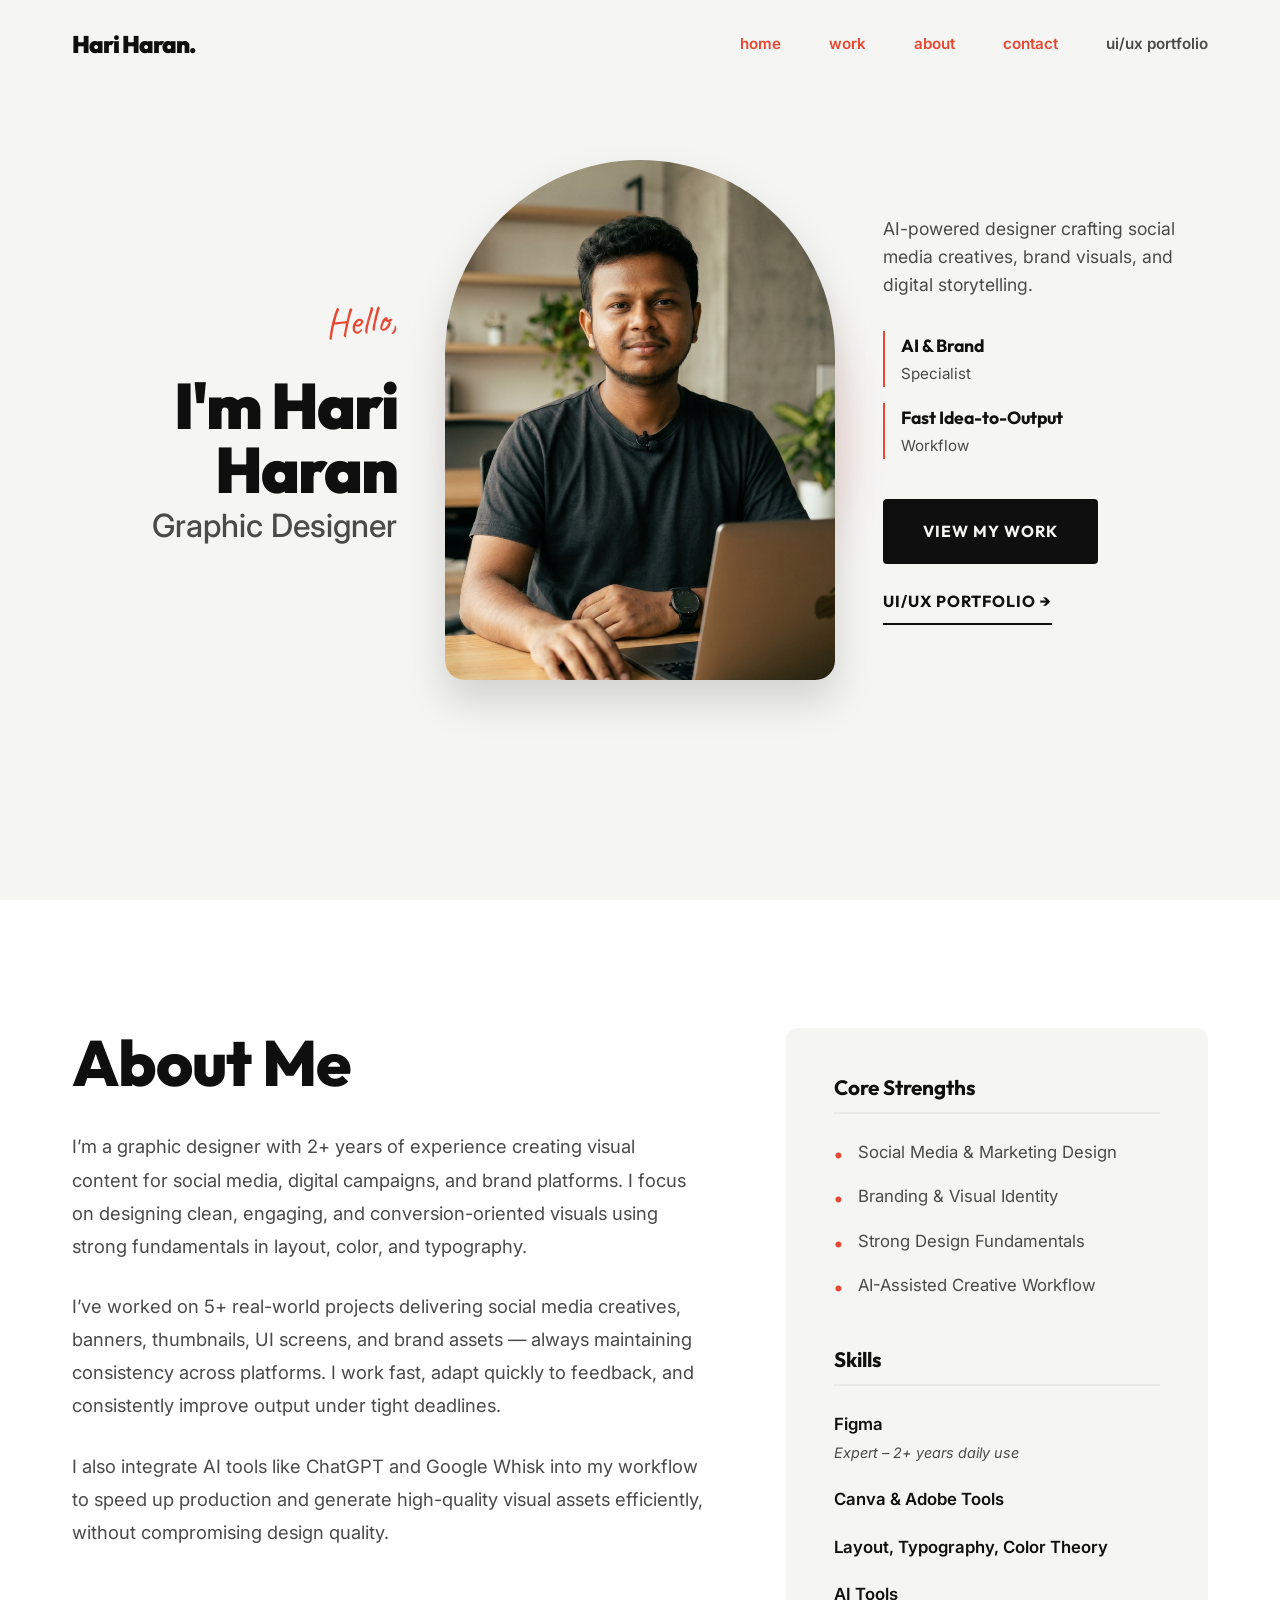
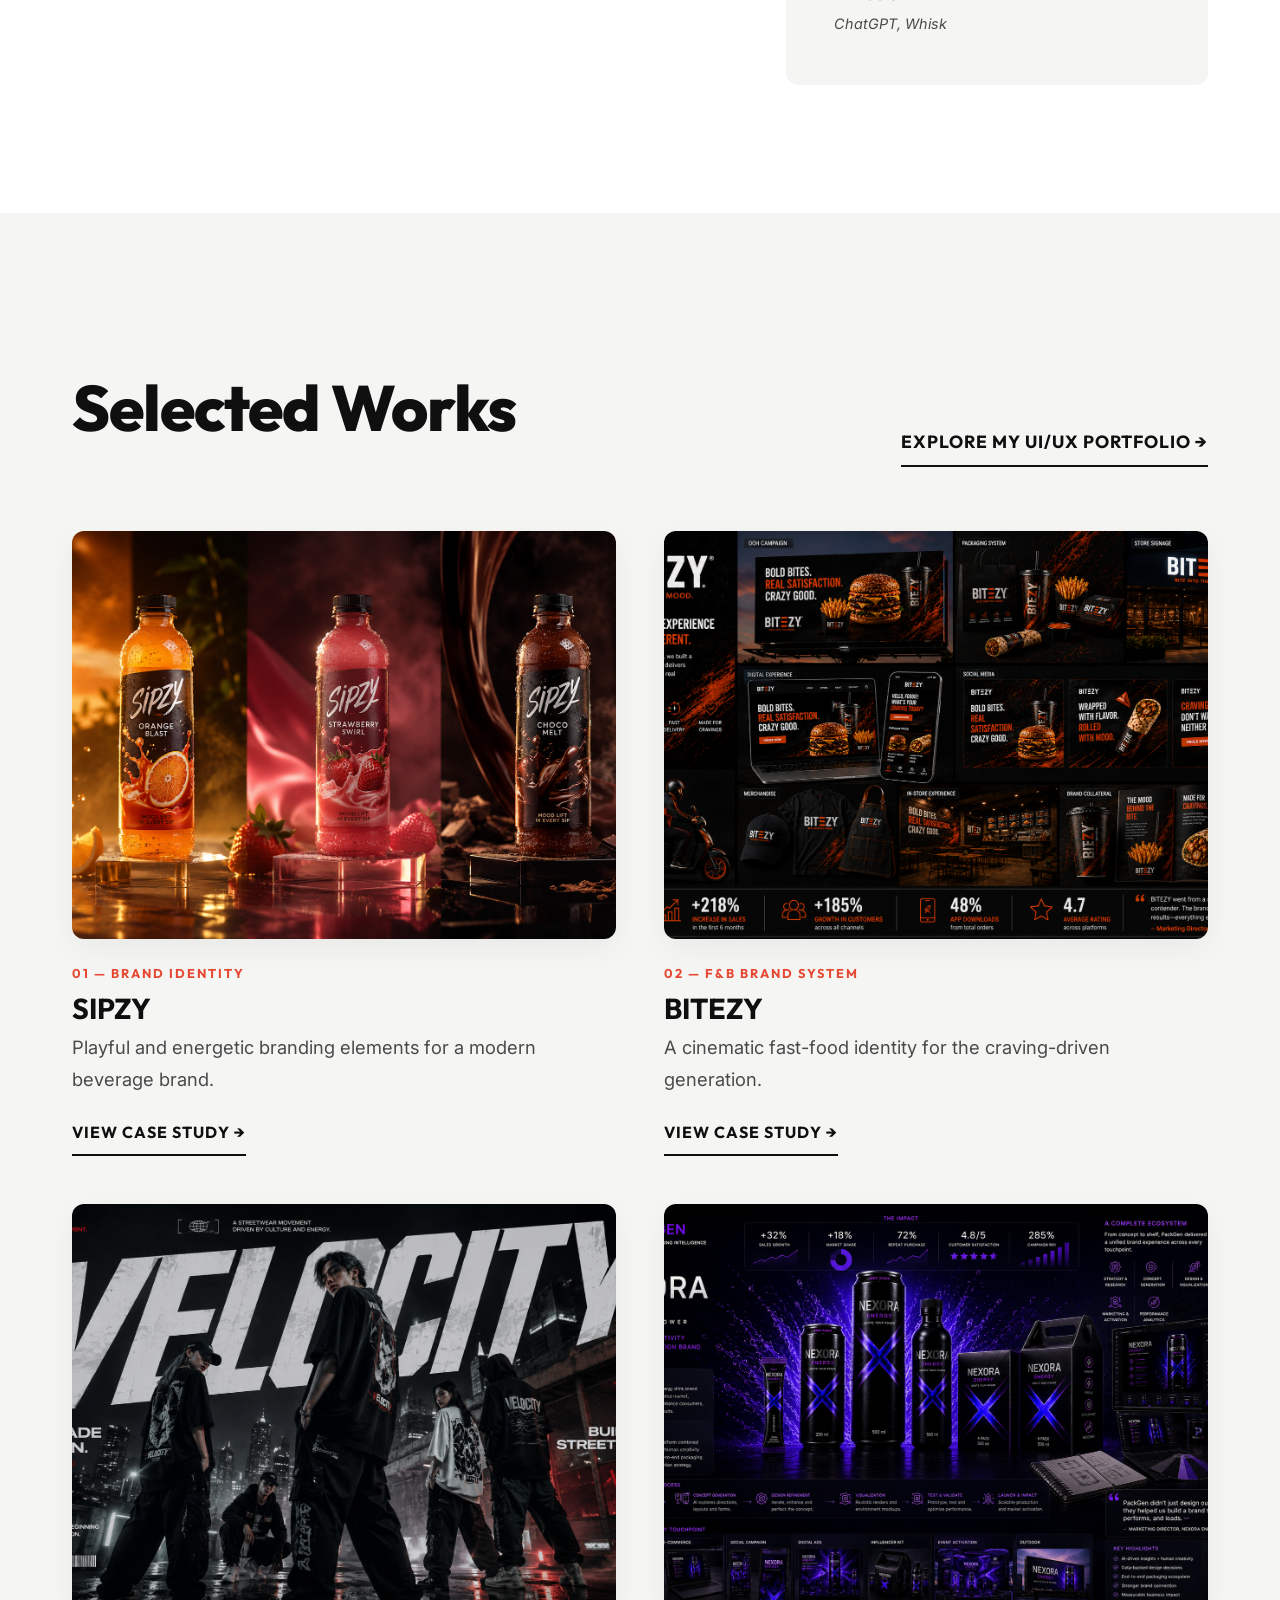
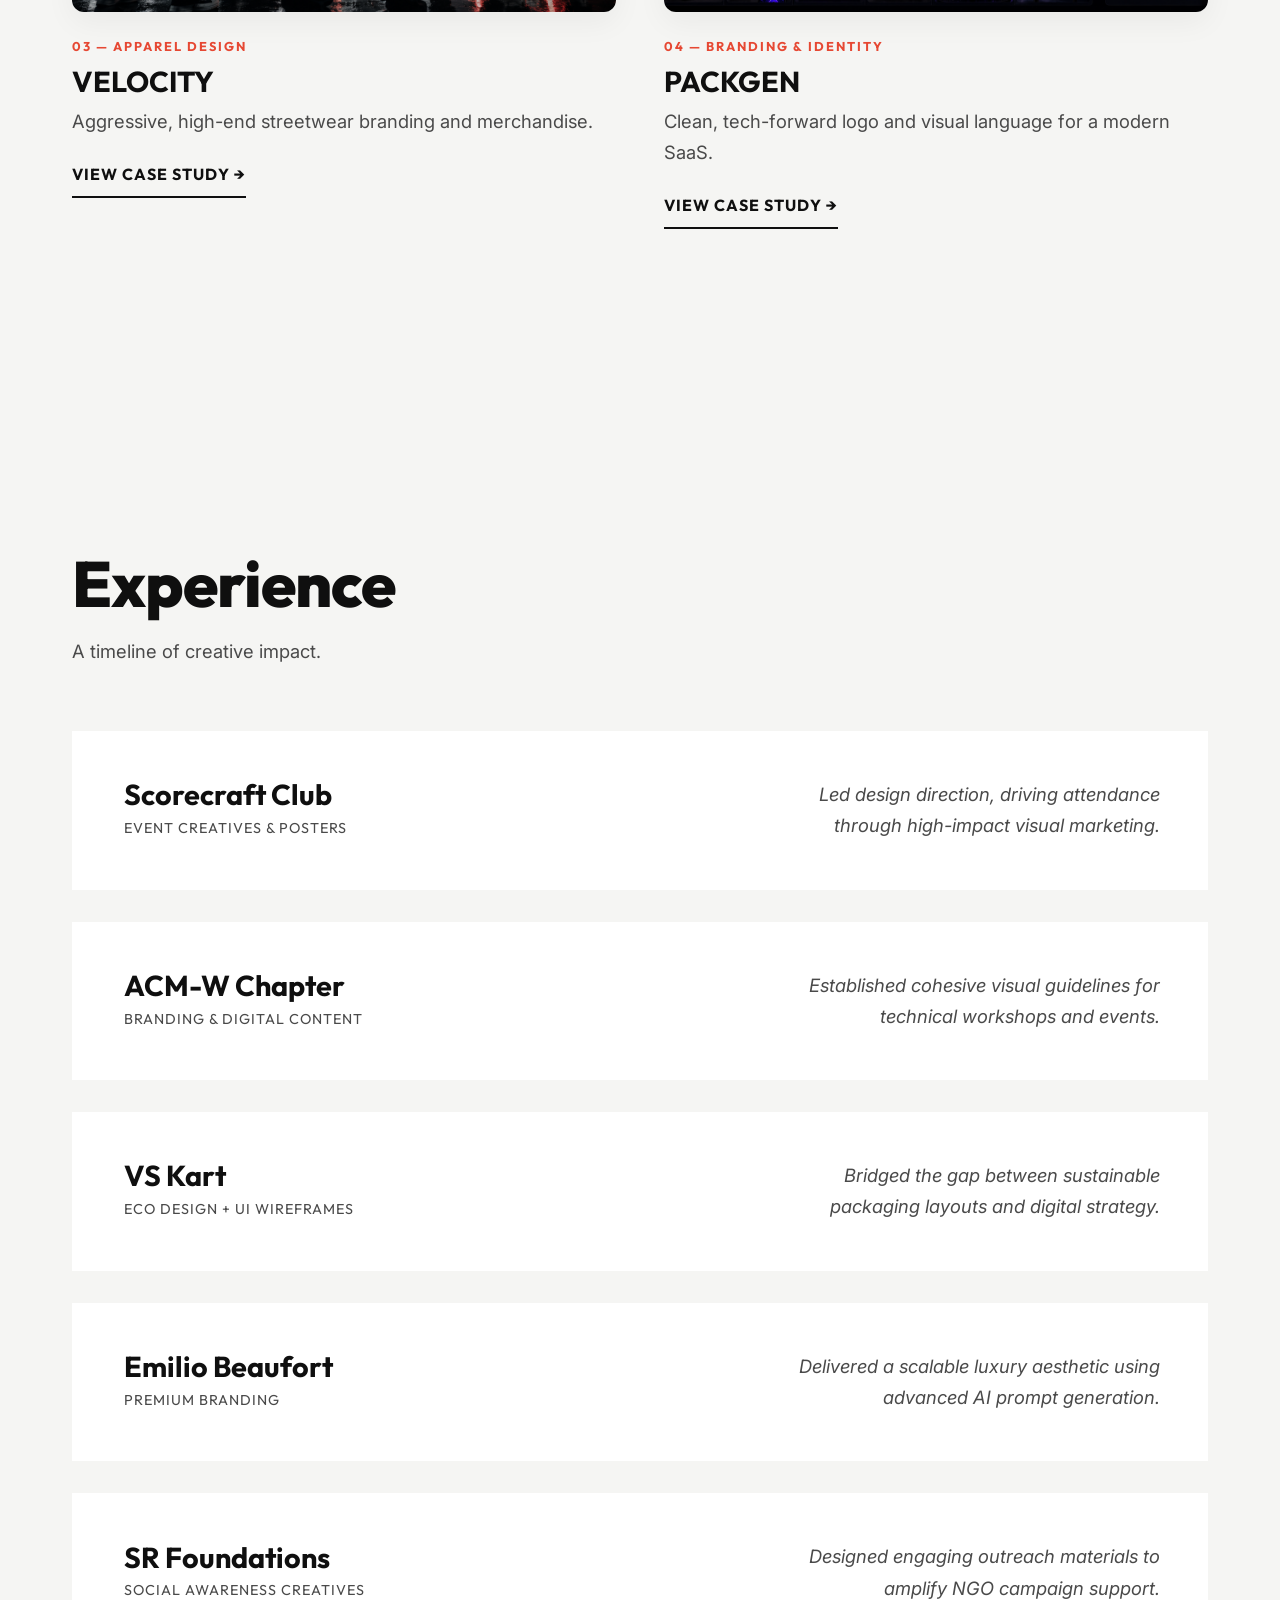
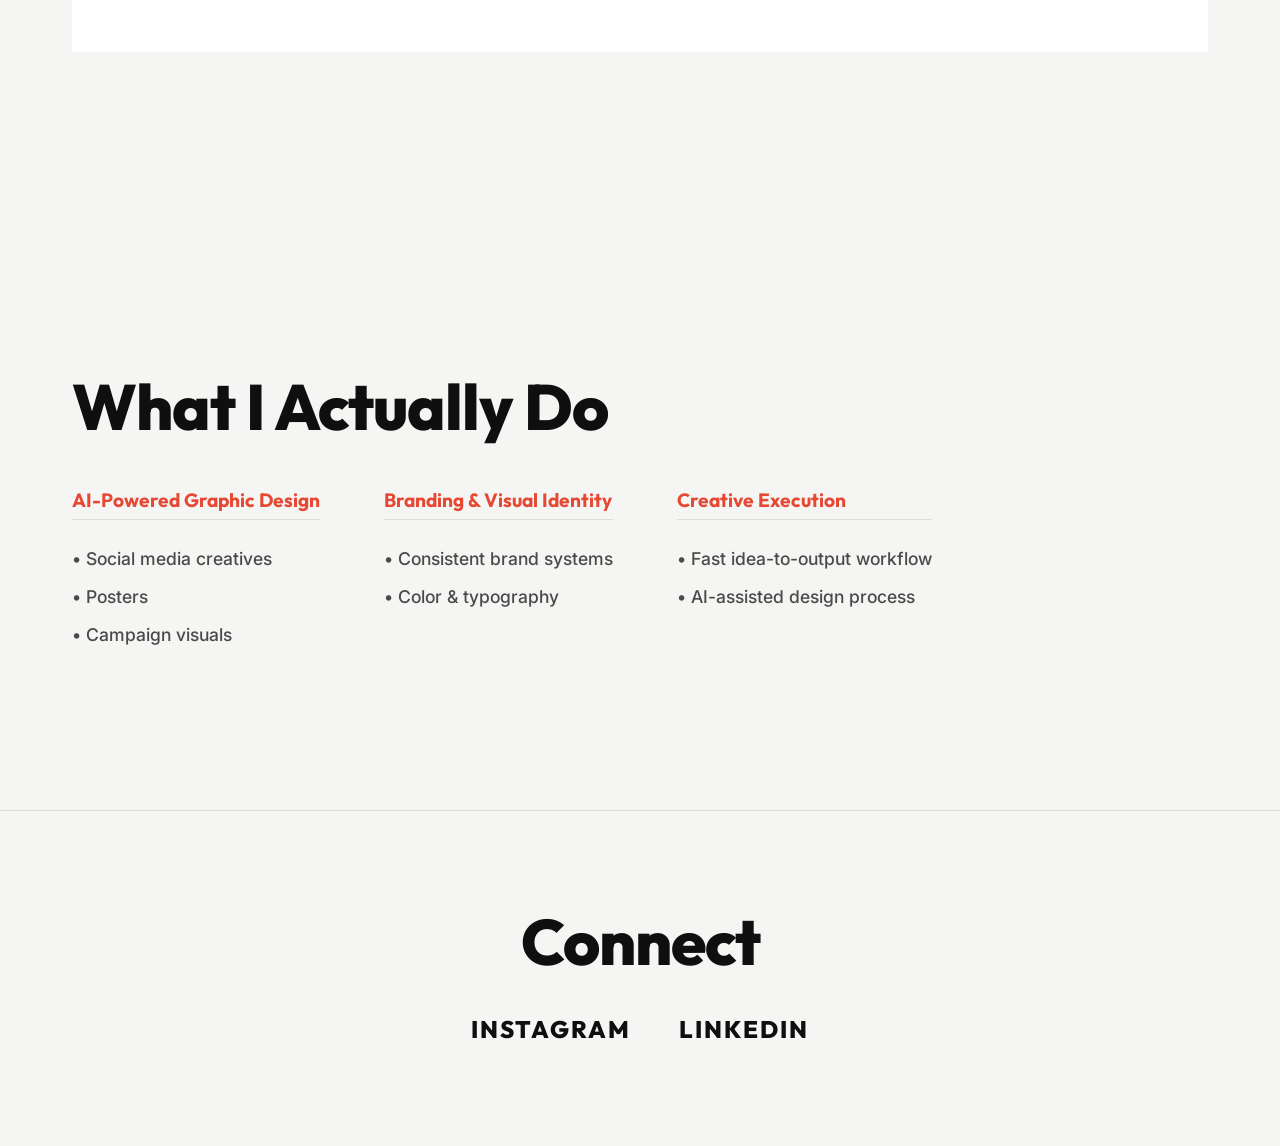
<file: index.html>
<!DOCTYPE html>
<html lang="en">
<head>
    <meta charset="UTF-8">
    <meta name="viewport" content="width=device-width, initial-scale=1.0">
    <title>Hari Haran | AI-Powered Graphic Designer</title>
    <meta name="description" content="Portfolio of Hari Haran, crafting visual stories with AI and graphic design.">
    <link rel="stylesheet" href="styles.css">
</head>
<body>

    <!-- Navigation -->
    <nav>
        <div class="container nav-container">
            <a href="index.html" class="logo">Hari Haran.</a>
            <div class="nav-links">
                <a href="#home" class="active">Home</a>
                <a href="#work">Work</a>
                <a href="#about">About</a>
                <a href="#contact">Contact</a>
                <a href="https://updated-ui-ux-portfolio.vercel.app/" target="_blank">UI/UX Portfolio</a>
            </div>
        </div>
    </nav>

    <!-- HERO SECTION -->
    <section id="home" class="hero fade-in">
        <div class="container hero-layout">
            
            <div class="hero-left">
                <span class="intro-greeting">Hello,</span>
                <h1 class="main-headline">I'm Hari Haran<br><span class="role-text">Graphic Designer</span></h1>
            </div>

            <div class="hero-center">
                <div class="hero-shape"></div>
                <div class="hero-image">
                    <img src="profile.jpeg" alt="Hari Haran">
                </div>
            </div>

            <div class="hero-right">
                <p class="supporting-text">AI-powered designer crafting social media creatives, brand visuals, and digital storytelling.</p>
                
                <div class="hero-highlights">
                    <div class="highlight-item">
                        <strong>AI & Brand</strong> Specialist
                    </div>
                    <div class="highlight-item">
                        <strong>Fast Idea-to-Output</strong> Workflow
                    </div>
                </div>
                
                <div class="hero-ctas">
                    <a href="#work" class="btn btn-primary">View My Work</a>
                    <a href="https://updated-ui-ux-portfolio.vercel.app/" target="_blank" class="btn btn-link">UI/UX Portfolio &rarr;</a>
                </div>
            </div>

        </div>
    </section>

    <!-- ABOUT SECTION -->
    <section id="about" class="about-section fade-in">
        <div class="container about-layout">
            <div class="about-content">
                <h2 style="margin-bottom: 2rem;">About Me</h2>
                <div class="about-text">
                    <p>I’m a graphic designer with 2+ years of experience creating visual content for social media, digital campaigns, and brand platforms. I focus on designing clean, engaging, and conversion-oriented visuals using strong fundamentals in layout, color, and typography.</p>
                    <br>
                    <p>I’ve worked on 5+ real-world projects delivering social media creatives, banners, thumbnails, UI screens, and brand assets — always maintaining consistency across platforms. I work fast, adapt quickly to feedback, and consistently improve output under tight deadlines.</p>
                    <br>
                    <p>I also integrate AI tools like ChatGPT and Google Whisk into my workflow to speed up production and generate high-quality visual assets efficiently, without compromising design quality.</p>
                </div>
            </div>
            
            <div class="about-sidebar">
                <div class="about-block">
                    <h3 class="about-subheading">Core Strengths</h3>
                    <ul class="clean-list">
                        <li>Social Media & Marketing Design</li>
                        <li>Branding & Visual Identity</li>
                        <li>Strong Design Fundamentals</li>
                        <li>AI-Assisted Creative Workflow</li>
                    </ul>
                </div>
                
                <div class="about-block">
                    <h3 class="about-subheading">Skills</h3>
                    <div class="skills-grid">
                        <div class="skill-row">
                            <span class="skill-name">Figma</span>
                            <span class="skill-desc">Expert – 2+ years daily use</span>
                        </div>
                        <div class="skill-row">
                            <span class="skill-name">Canva & Adobe Tools</span>
                        </div>
                        <div class="skill-row">
                            <span class="skill-name">Layout, Typography, Color Theory</span>
                        </div>
                        <div class="skill-row">
                            <span class="skill-name">AI Tools</span>
                            <span class="skill-desc">ChatGPT, Whisk</span>
                        </div>
                    </div>
                </div>
            </div>
        </div>
    </section>

    <!-- WORK SECTION -->
    <section id="work" class="fade-in">
        <div class="container">
            <div class="works-header">
                <h2>Selected Works</h2>
                <a href="https://updated-ui-ux-portfolio.vercel.app/" target="_blank" class="btn btn-link" style="font-size: 1.1rem; font-family: var(--font-heading); font-weight: 700;">Explore My UI/UX Portfolio &rarr;</a>
            </div>

            <div class="works-grid">
                <!-- Project 01: SIPZY -->
                <a href="sipzy.html" class="work-card">
                    <div class="work-img">
                        <img src="graphic design projects/SIPZY/12_brand_collages/sipzy_master_brand_collage.png" alt="SIPZY Branding">
                    </div>
                    <div class="work-meta">
                        <span class="work-category">01 — Brand Identity</span>
                        <h3 class="work-title">SIPZY</h3>
                        <p>Playful and energetic branding elements for a modern beverage brand.</p>
                        <span class="btn btn-link" style="margin-top: 1rem; width: fit-content; padding: 0.5rem 0;">View Case Study &rarr;</span>
                    </div>
                </a>

                <!-- Project 02: BITEZY -->
                <a href="bitezy.html" class="work-card">
                    <div class="work-img">
                        <img src="graphic design projects/BITEZY/11_CASE_STUDY_LAYOUT/HERO/bitezy_final_portfolio_collage_v01.png" alt="Bitezy Branding">
                    </div>
                    <div class="work-meta">
                        <span class="work-category">02 — F&B Brand System</span>
                        <h3 class="work-title">BITEZY</h3>
                        <p>A cinematic fast-food identity for the craving-driven generation.</p>
                        <span class="btn btn-link" style="margin-top: 1rem; width: fit-content; padding: 0.5rem 0;">View Case Study &rarr;</span>
                    </div>
                </a>

                <!-- Project 03: VELOCITY -->
                <a href="velocity.html" class="work-card">
                    <div class="work-img">
                        <img src="graphic design projects/VELOCITY/00_CREATIVE_DIRECTION/HERO/elocity_streetwear_universe_hero_v01.png" alt="Velocity T-Shirts">
                    </div>
                    <div class="work-meta">
                        <span class="work-category">03 — Apparel Design</span>
                        <h3 class="work-title">VELOCITY</h3>
                        <p>Aggressive, high-end streetwear branding and merchandise.</p>
                        <span class="btn btn-link" style="margin-top: 1rem; width: fit-content; padding: 0.5rem 0;">View Case Study &rarr;</span>
                    </div>
                </a>

                <!-- Project 04: PACKGEN -->
                <a href="packgen.html" class="work-card">
                    <div class="work-img">
                        <img src="graphic design projects/packgen/11_CASE_STUDY_LAYOUT/HERO/packgen_case_study_master_hero_v01.png" alt="Packgen Branding">
                    </div>
                    <div class="work-meta">
                        <span class="work-category">04 — Branding & Identity</span>
                        <h3 class="work-title">PACKGEN</h3>
                        <p>Clean, tech-forward logo and visual language for a modern SaaS.</p>
                        <span class="btn btn-link" style="margin-top: 1rem; width: fit-content; padding: 0.5rem 0;">View Case Study &rarr;</span>
                    </div>
                </a>
            </div>
        </div>
    </section>

    <!-- EXPERIENCE SECTION -->
    <section class="fade-in">
        <div class="container">
            <h2 style="margin-bottom: 1rem;">Experience</h2>
            <p style="margin-bottom: 3rem;">A timeline of creative impact.</p>

            <div class="exp-grid">
                <div class="exp-block">
                    <div class="exp-role">
                        <h3>Scorecraft Club</h3>
                        <span>Event Creatives & Posters</span>
                    </div>
                    <p class="exp-impact">Led design direction, driving attendance through high-impact visual marketing.</p>
                </div>

                <div class="exp-block">
                    <div class="exp-role">
                        <h3>ACM-W Chapter</h3>
                        <span>Branding & Digital Content</span>
                    </div>
                    <p class="exp-impact">Established cohesive visual guidelines for technical workshops and events.</p>
                </div>

                <div class="exp-block">
                    <div class="exp-role">
                        <h3>VS Kart</h3>
                        <span>Eco Design + UI Wireframes</span>
                    </div>
                    <p class="exp-impact">Bridged the gap between sustainable packaging layouts and digital strategy.</p>
                </div>

                <div class="exp-block">
                    <div class="exp-role">
                        <h3>Emilio Beaufort</h3>
                        <span>Premium Branding</span>
                    </div>
                    <p class="exp-impact">Delivered a scalable luxury aesthetic using advanced AI prompt generation.</p>
                </div>

                <div class="exp-block">
                    <div class="exp-role">
                        <h3>SR Foundations</h3>
                        <span>Social Awareness Creatives</span>
                    </div>
                    <p class="exp-impact">Designed engaging outreach materials to amplify NGO campaign support.</p>
                </div>
            </div>
        </div>
    </section>

    <!-- SKILLS SECTION -->
    <section class="fade-in" id="capabilities">
        <div class="container">
            <h2 style="margin-bottom: 2rem;">What I Actually Do</h2>
            
            <div class="skills-wrapper">
                <div class="skill-category">
                    <h4>AI-Powered Graphic Design</h4>
                    <div class="skill-list" style="display: flex; flex-direction: column; gap: 0.5rem; color: var(--text-secondary); align-items: flex-start;">
                        <span>&bull; Social media creatives</span>
                        <span>&bull; Posters</span>
                        <span>&bull; Campaign visuals</span>
                    </div>
                </div>

                <div class="skill-category">
                    <h4>Branding & Visual Identity</h4>
                    <div class="skill-list" style="display: flex; flex-direction: column; gap: 0.5rem; color: var(--text-secondary); align-items: flex-start;">
                        <span>&bull; Consistent brand systems</span>
                        <span>&bull; Color & typography</span>
                    </div>
                </div>

                <div class="skill-category">
                    <h4>Creative Execution</h4>
                    <div class="skill-list" style="display: flex; flex-direction: column; gap: 0.5rem; color: var(--text-secondary); align-items: flex-start;">
                        <span>&bull; Fast idea-to-output workflow</span>
                        <span>&bull; AI-assisted design process</span>
                    </div>
                </div>
            </div>
        </div>
    </section>

    <!-- CONTACT SECTION -->
    <footer id="contact" class="footer-section">
        <div class="container fade-in">
            <h2 style="margin-bottom: 0;">Connect</h2>
            
            <div class="social-links">
                <a href="https://www.instagram.com/harisdesigns.studio?igsh=MTVnMno0eTE2Mmptdg==" target="_blank">Instagram</a>
                <a href="https://www.linkedin.com/in/hari-haran-m-2a625925a" target="_blank">LinkedIn</a>
            </div>
        </div>
    </footer>

    <script src="script.js"></script>
</body>
</html>
</file>
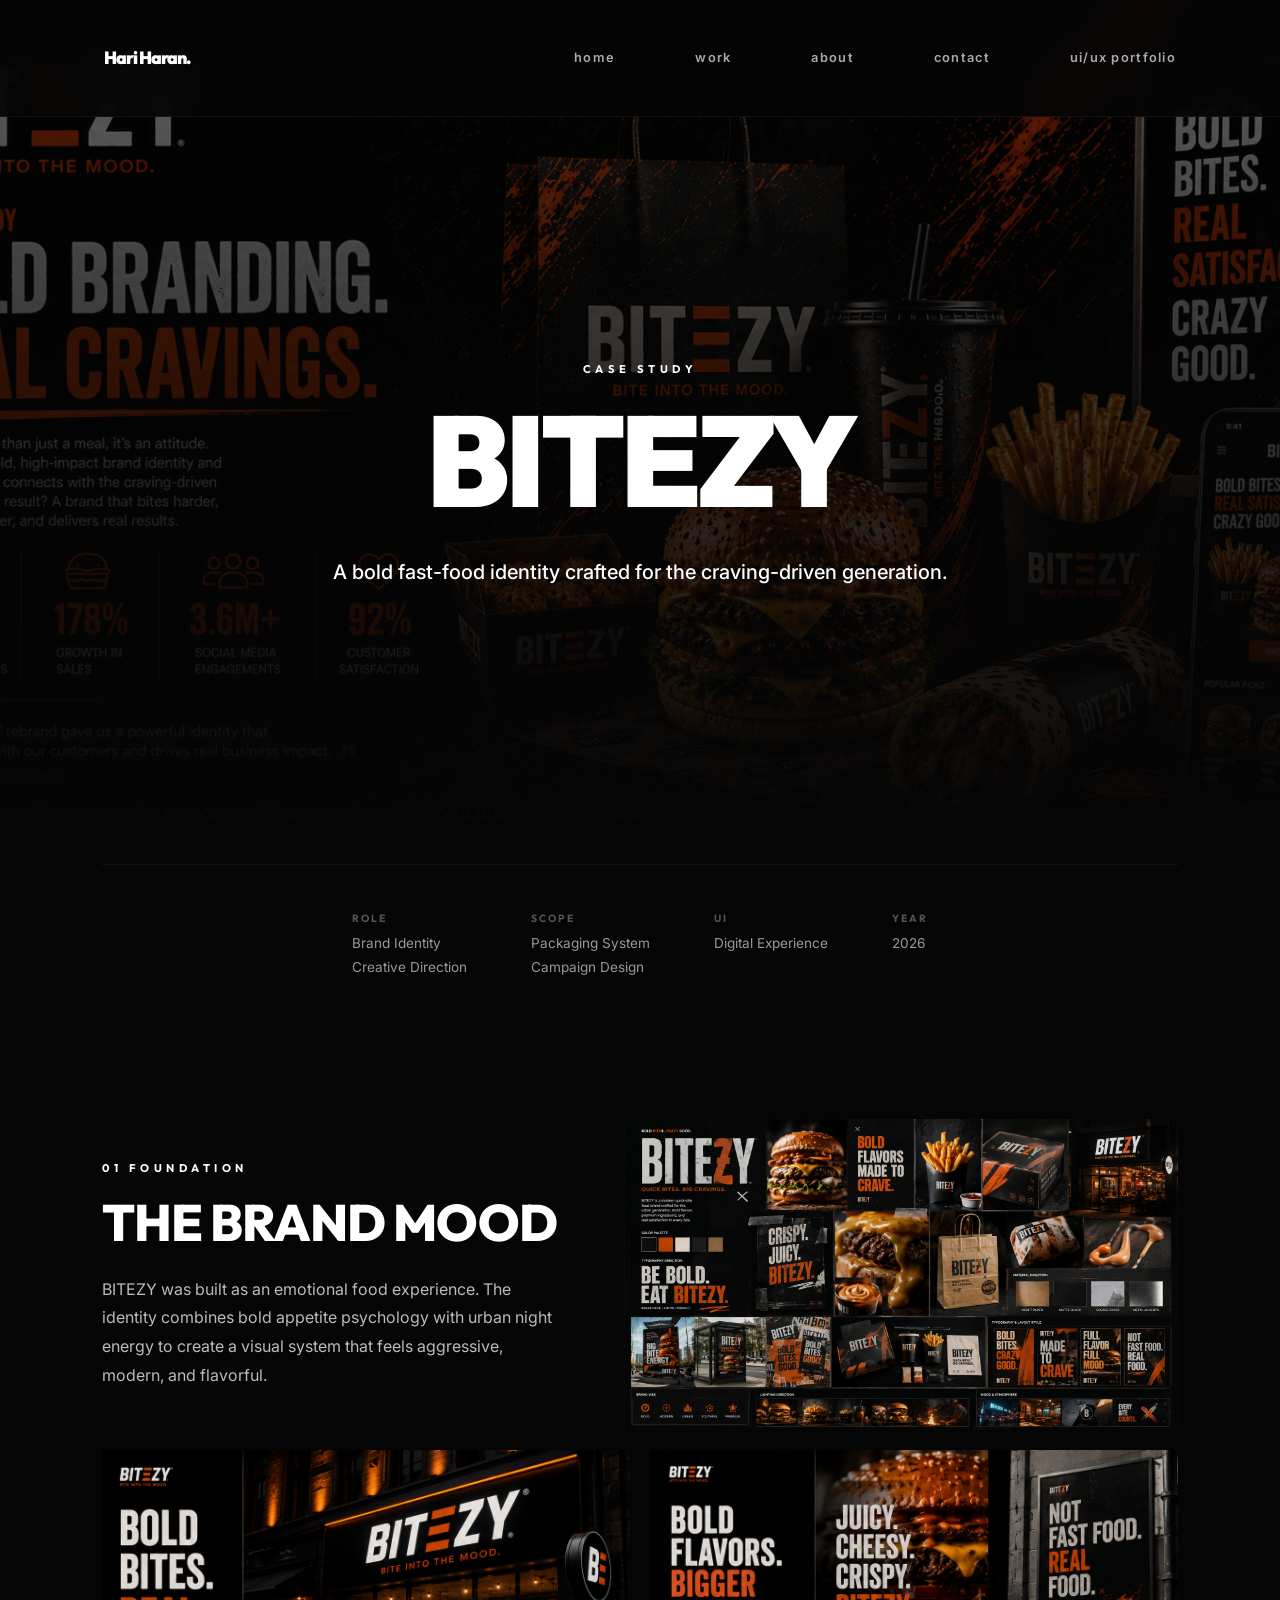
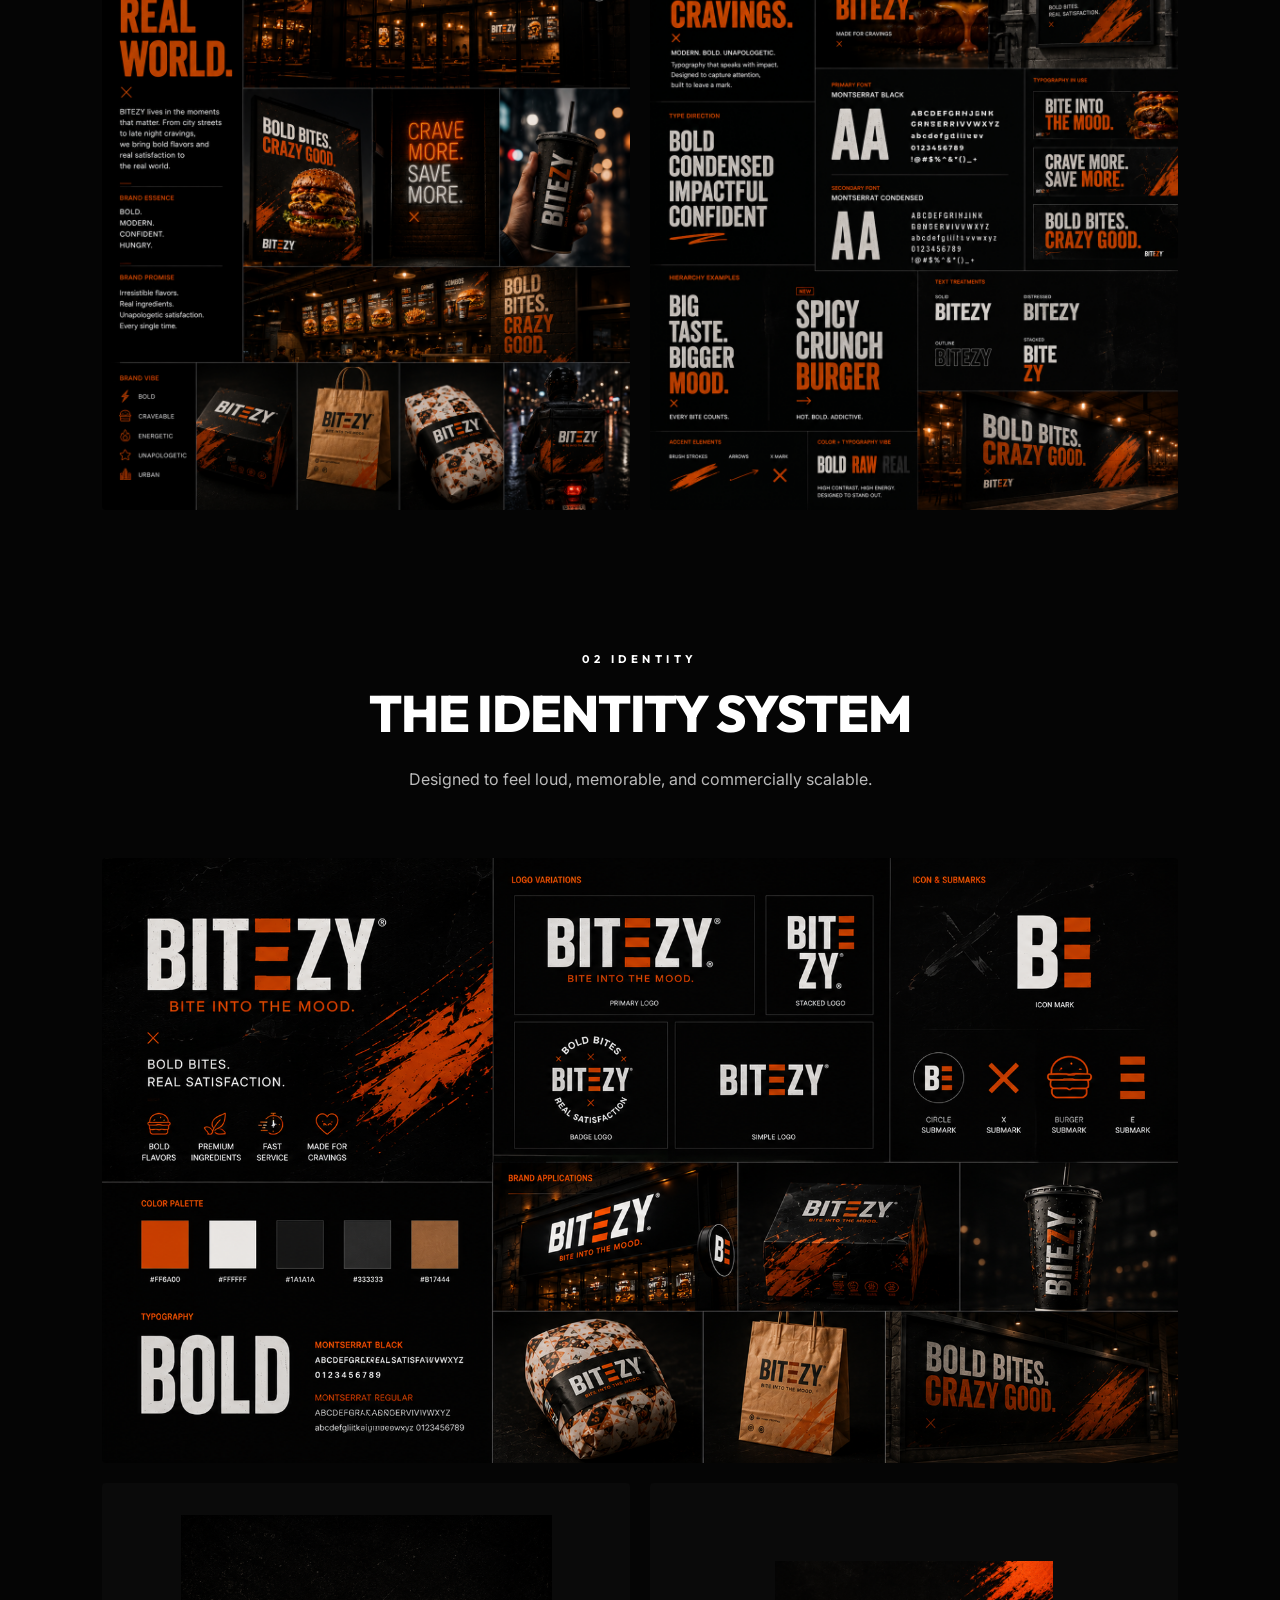
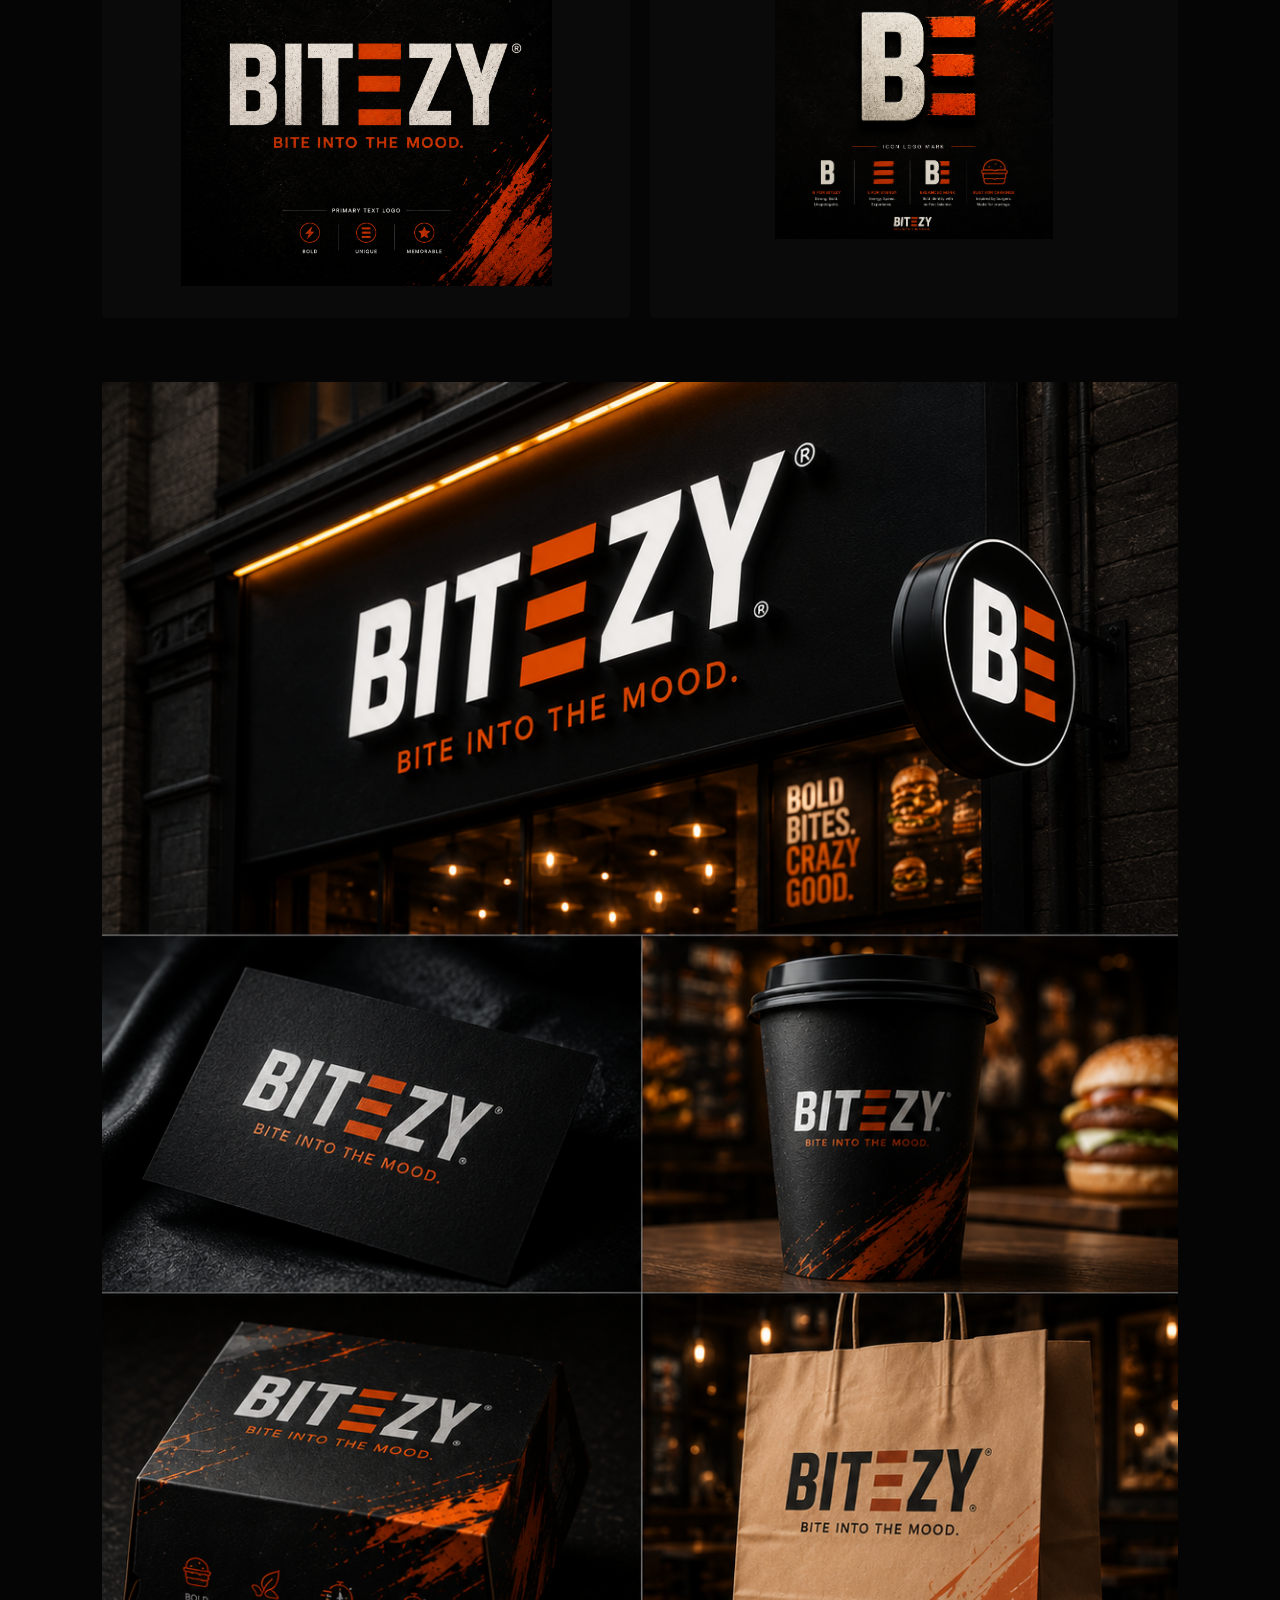
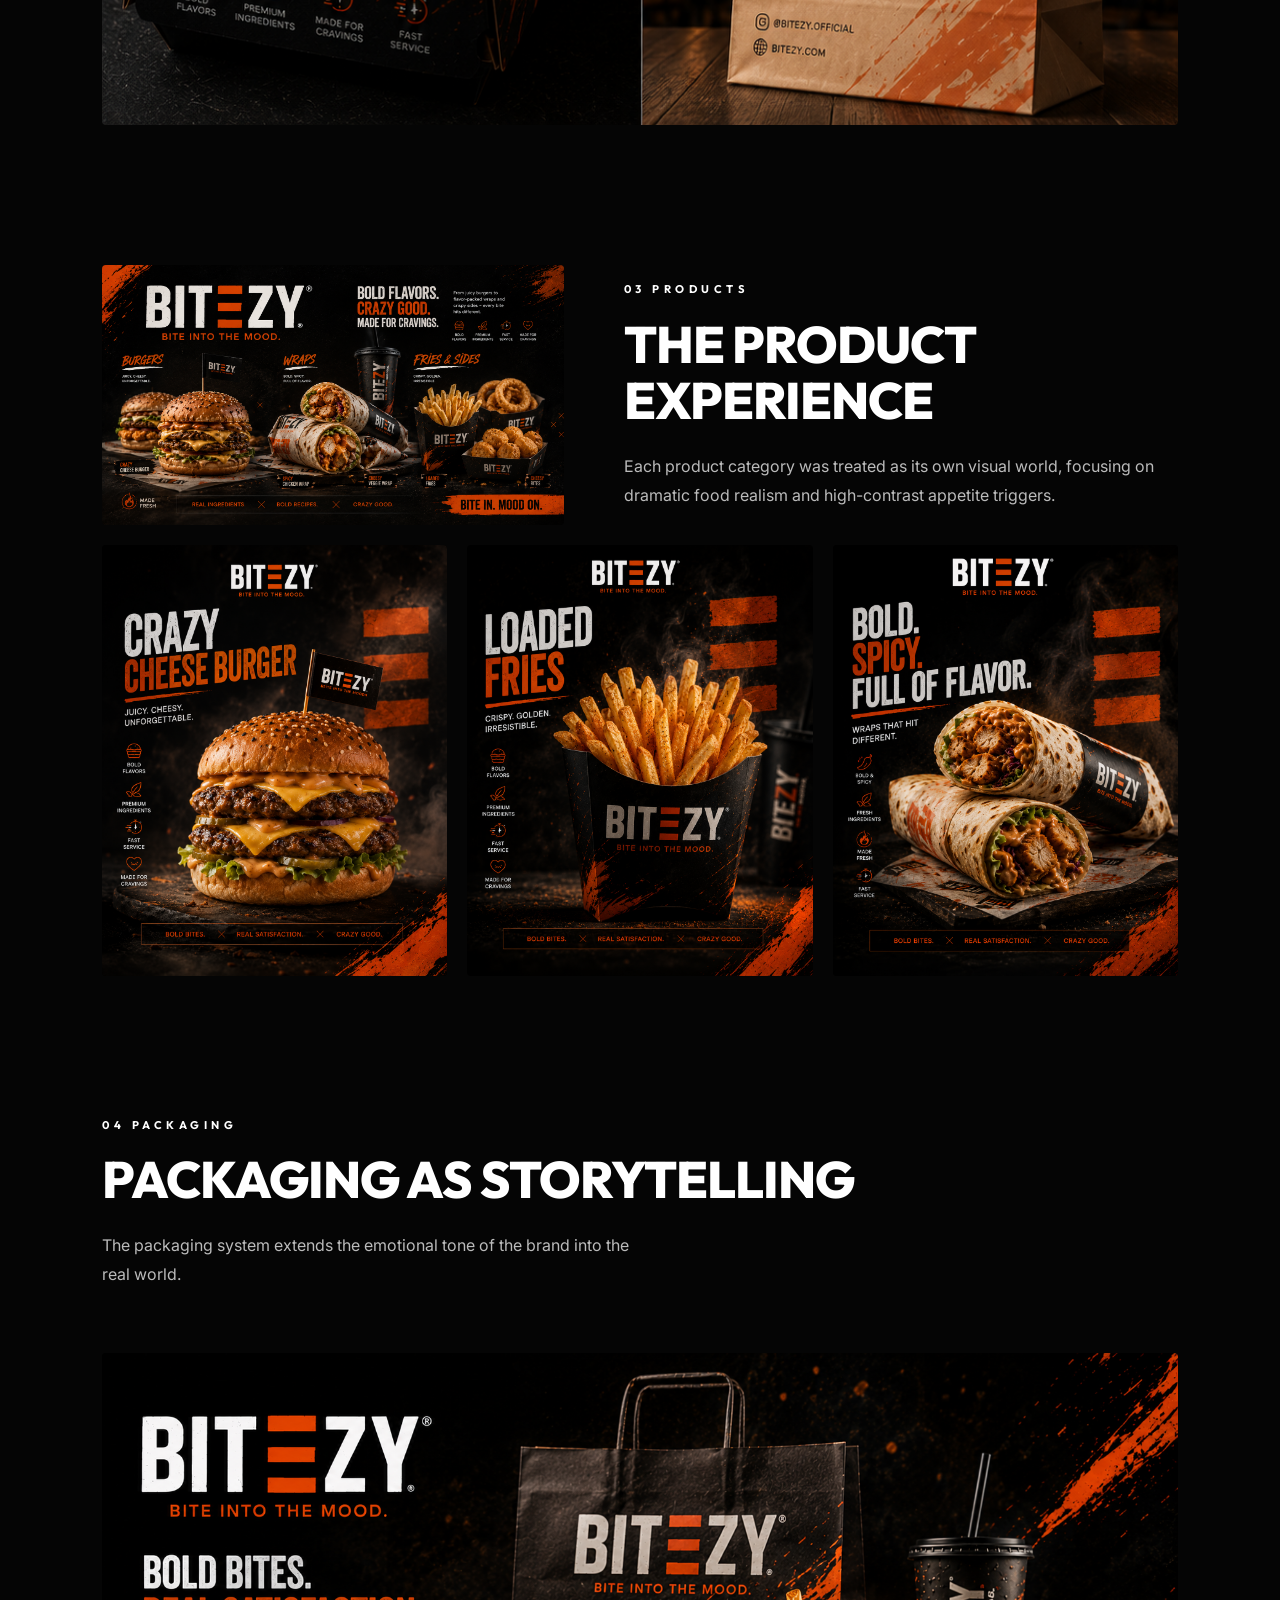
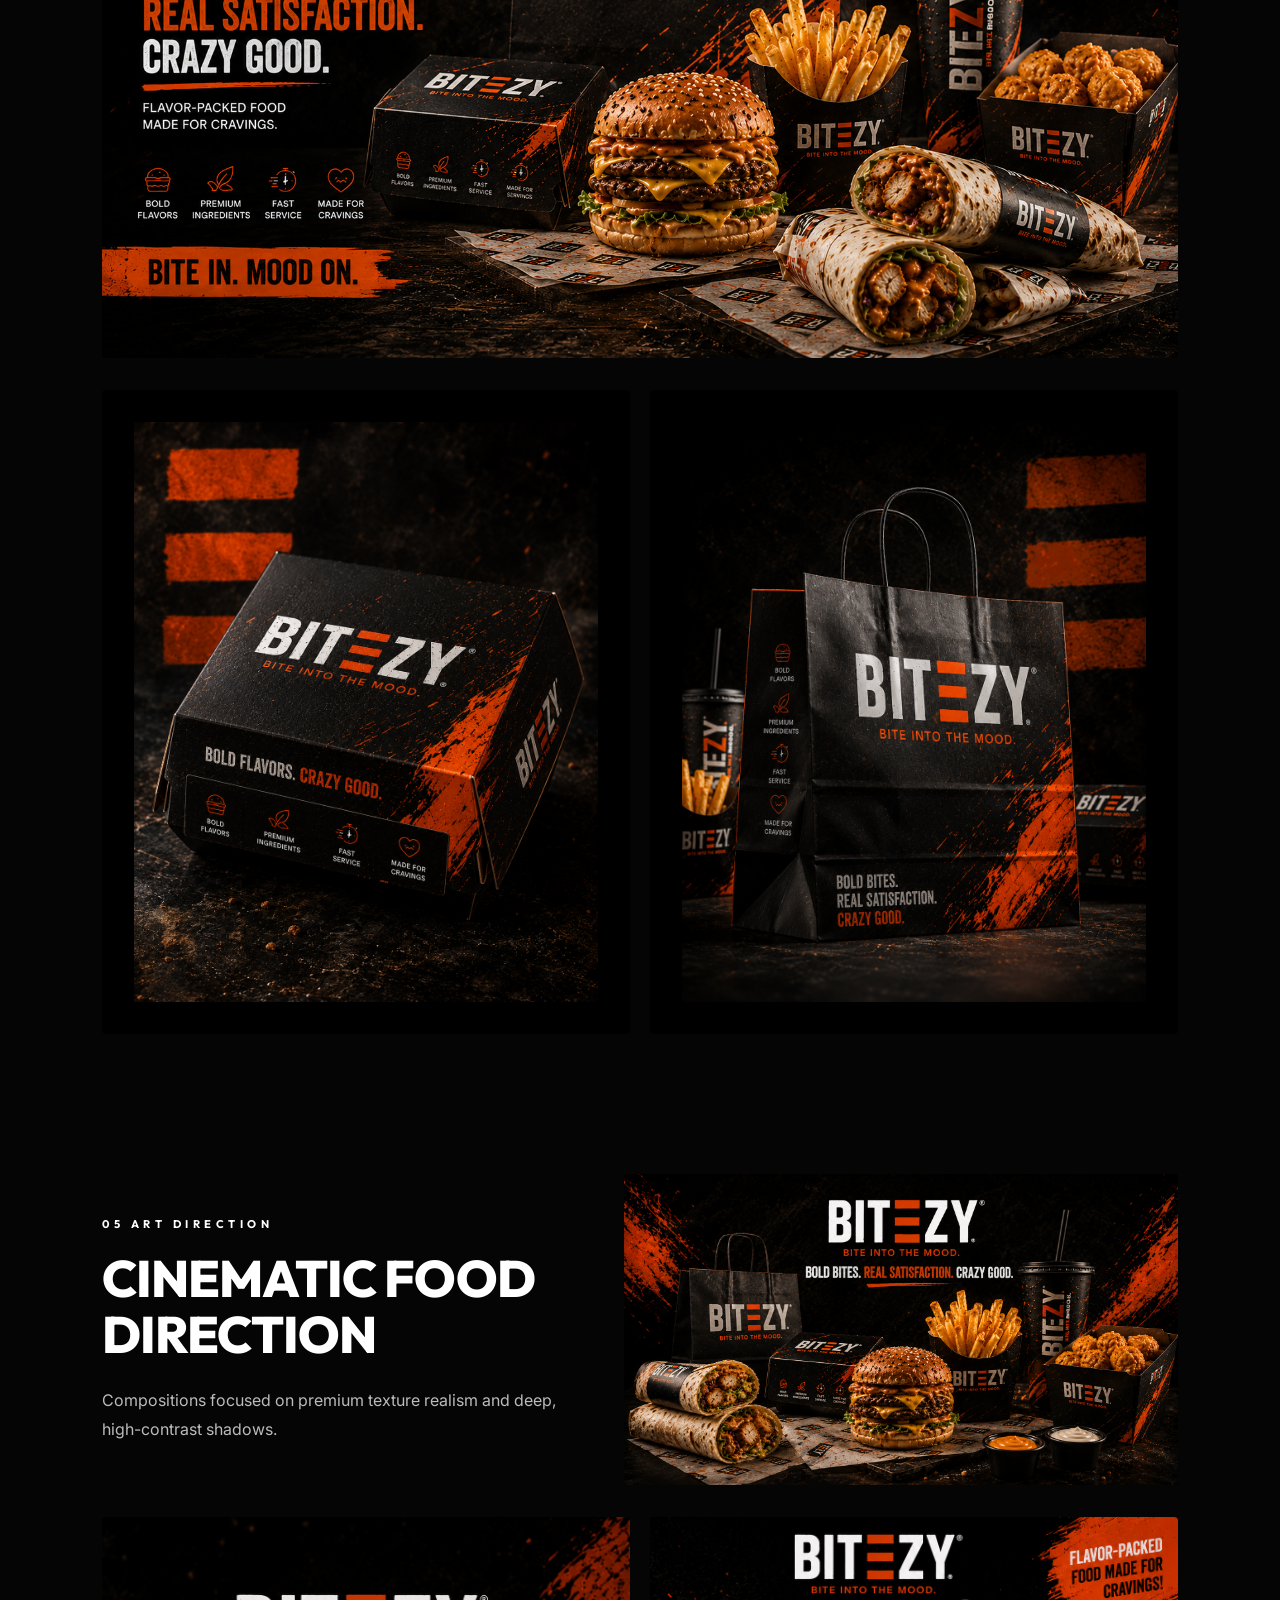
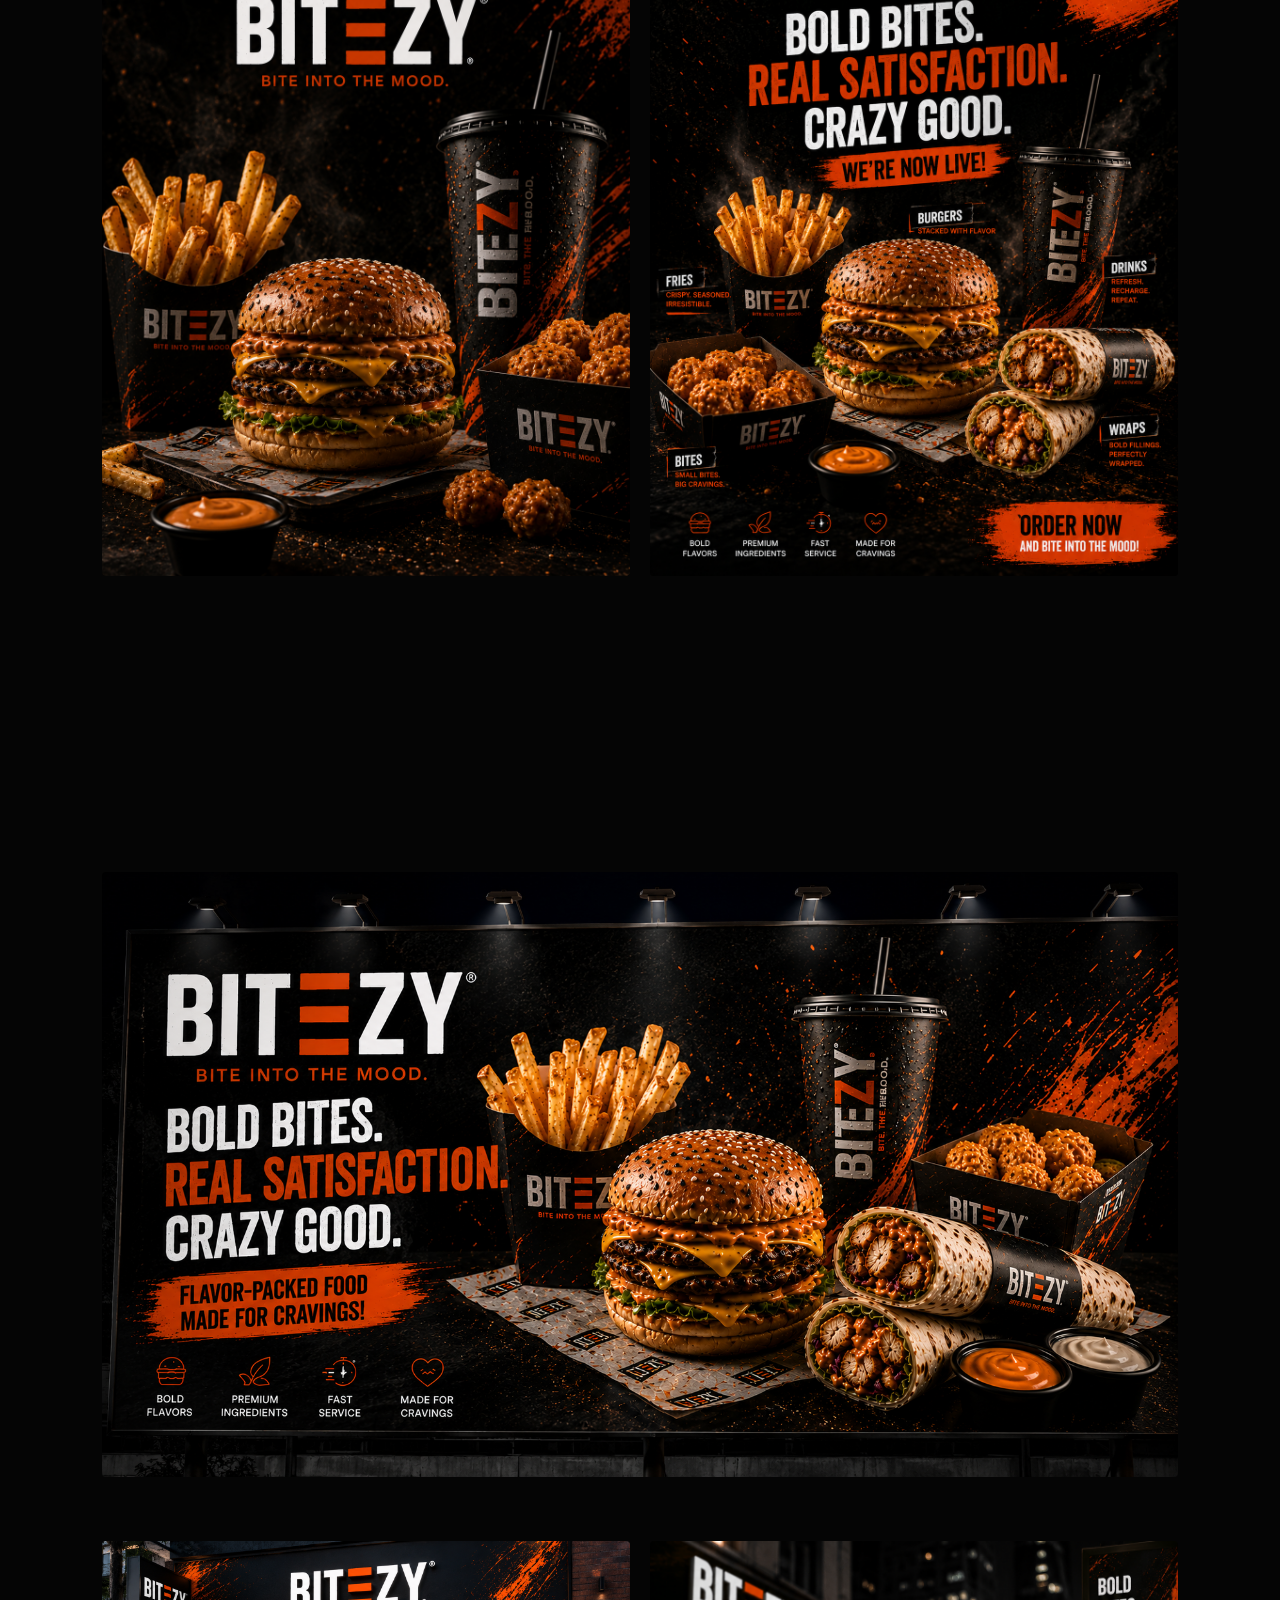
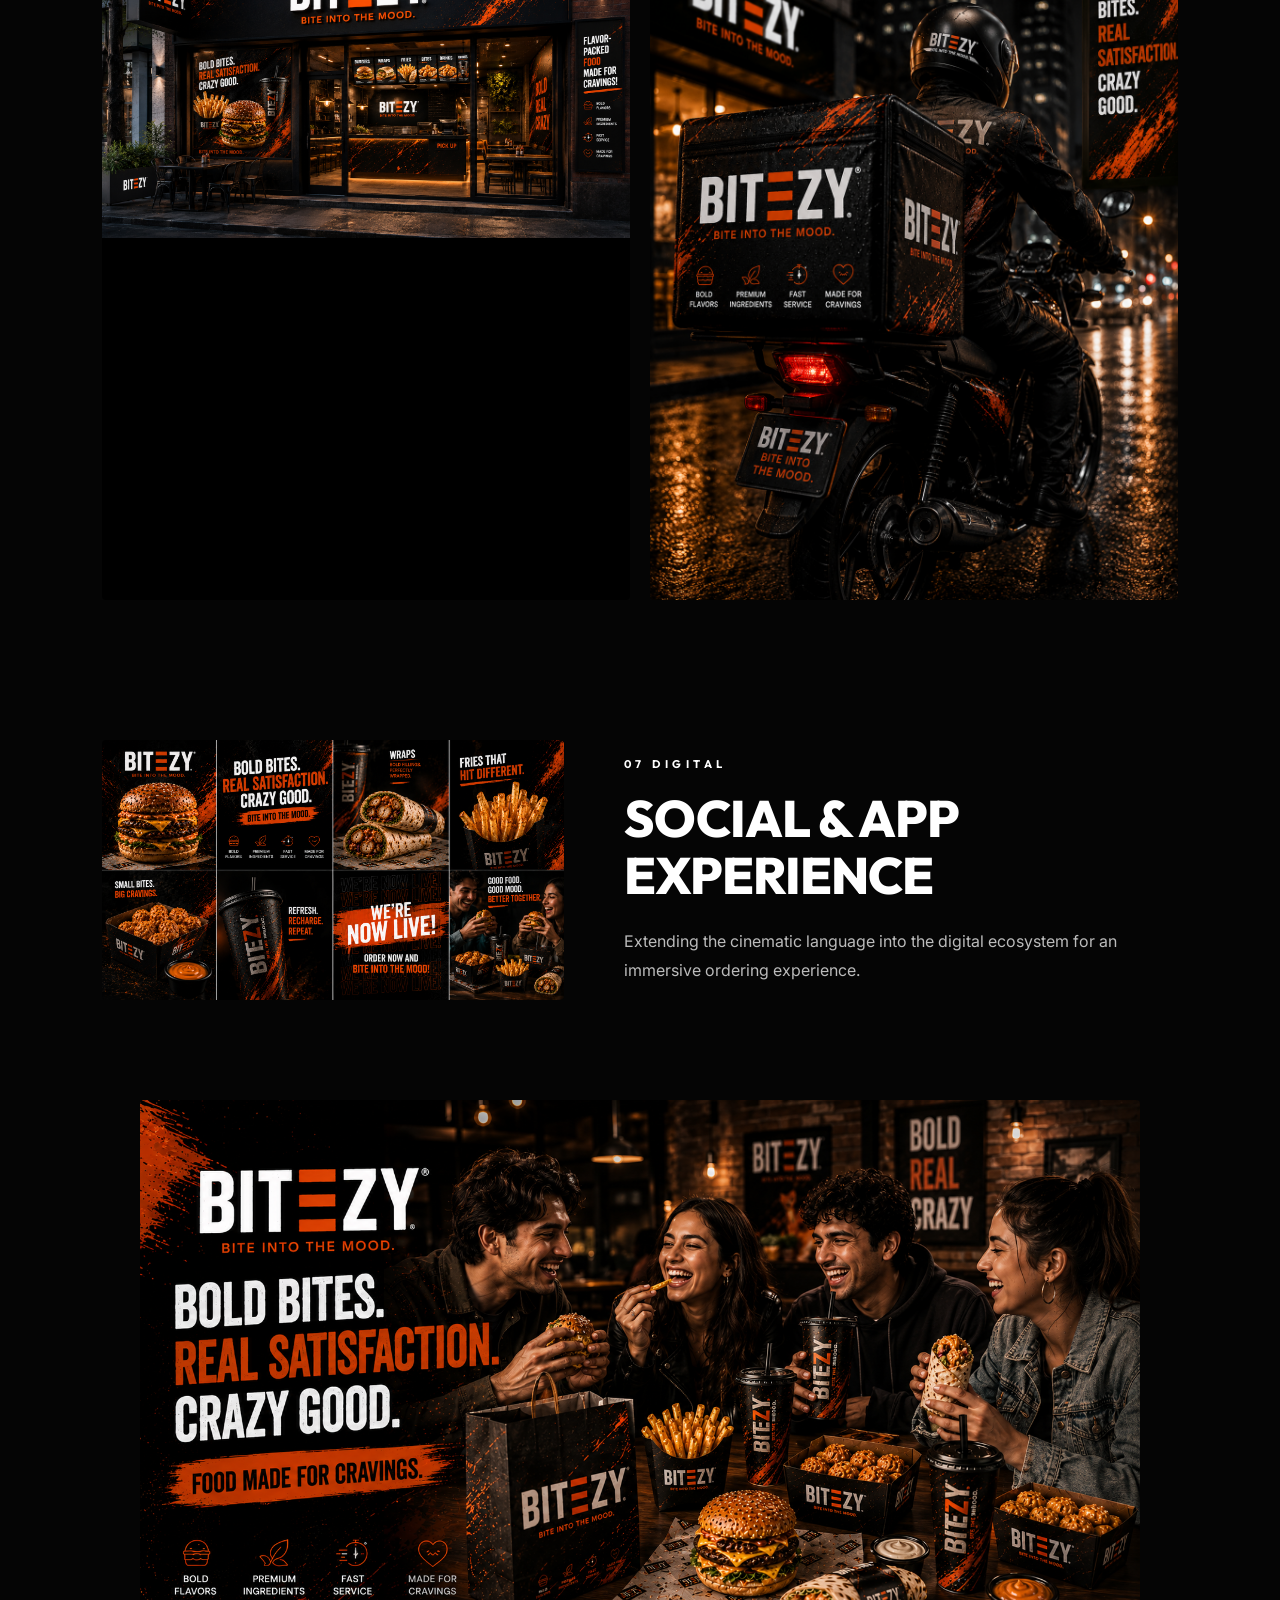
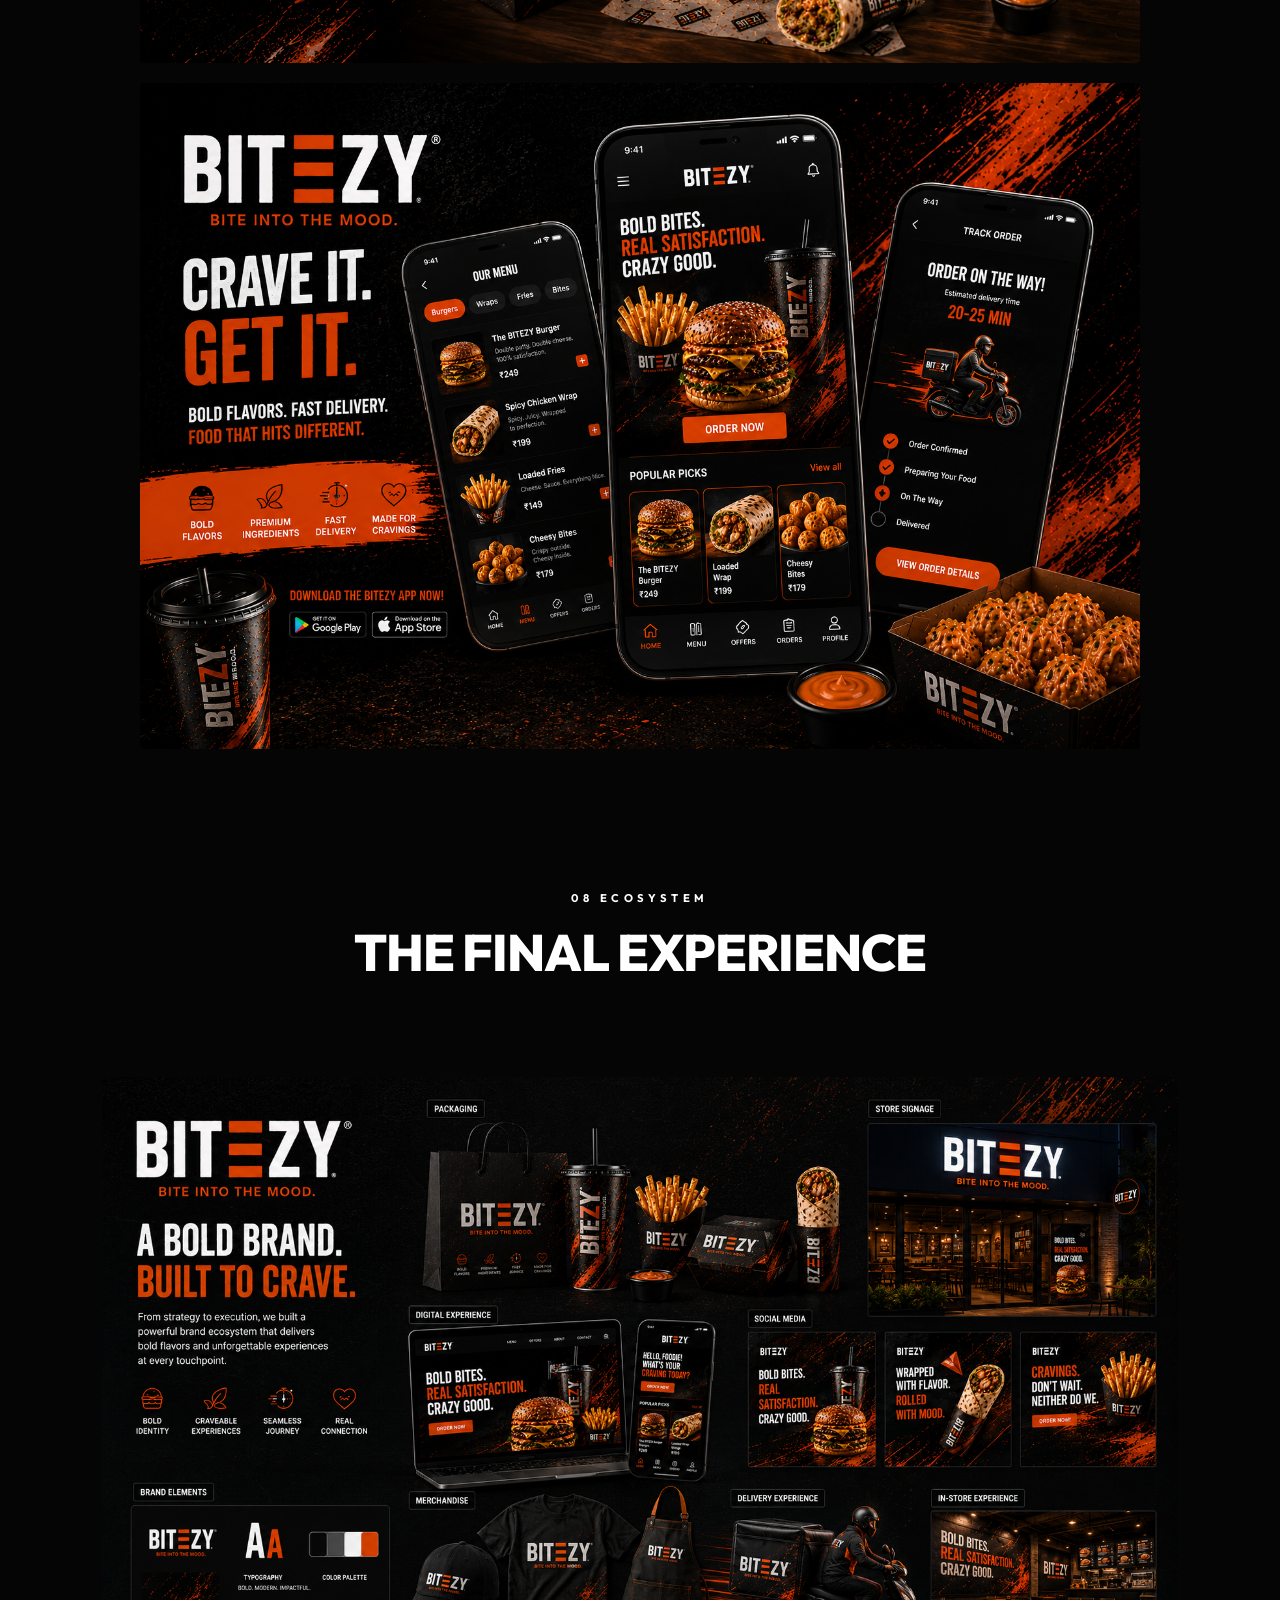
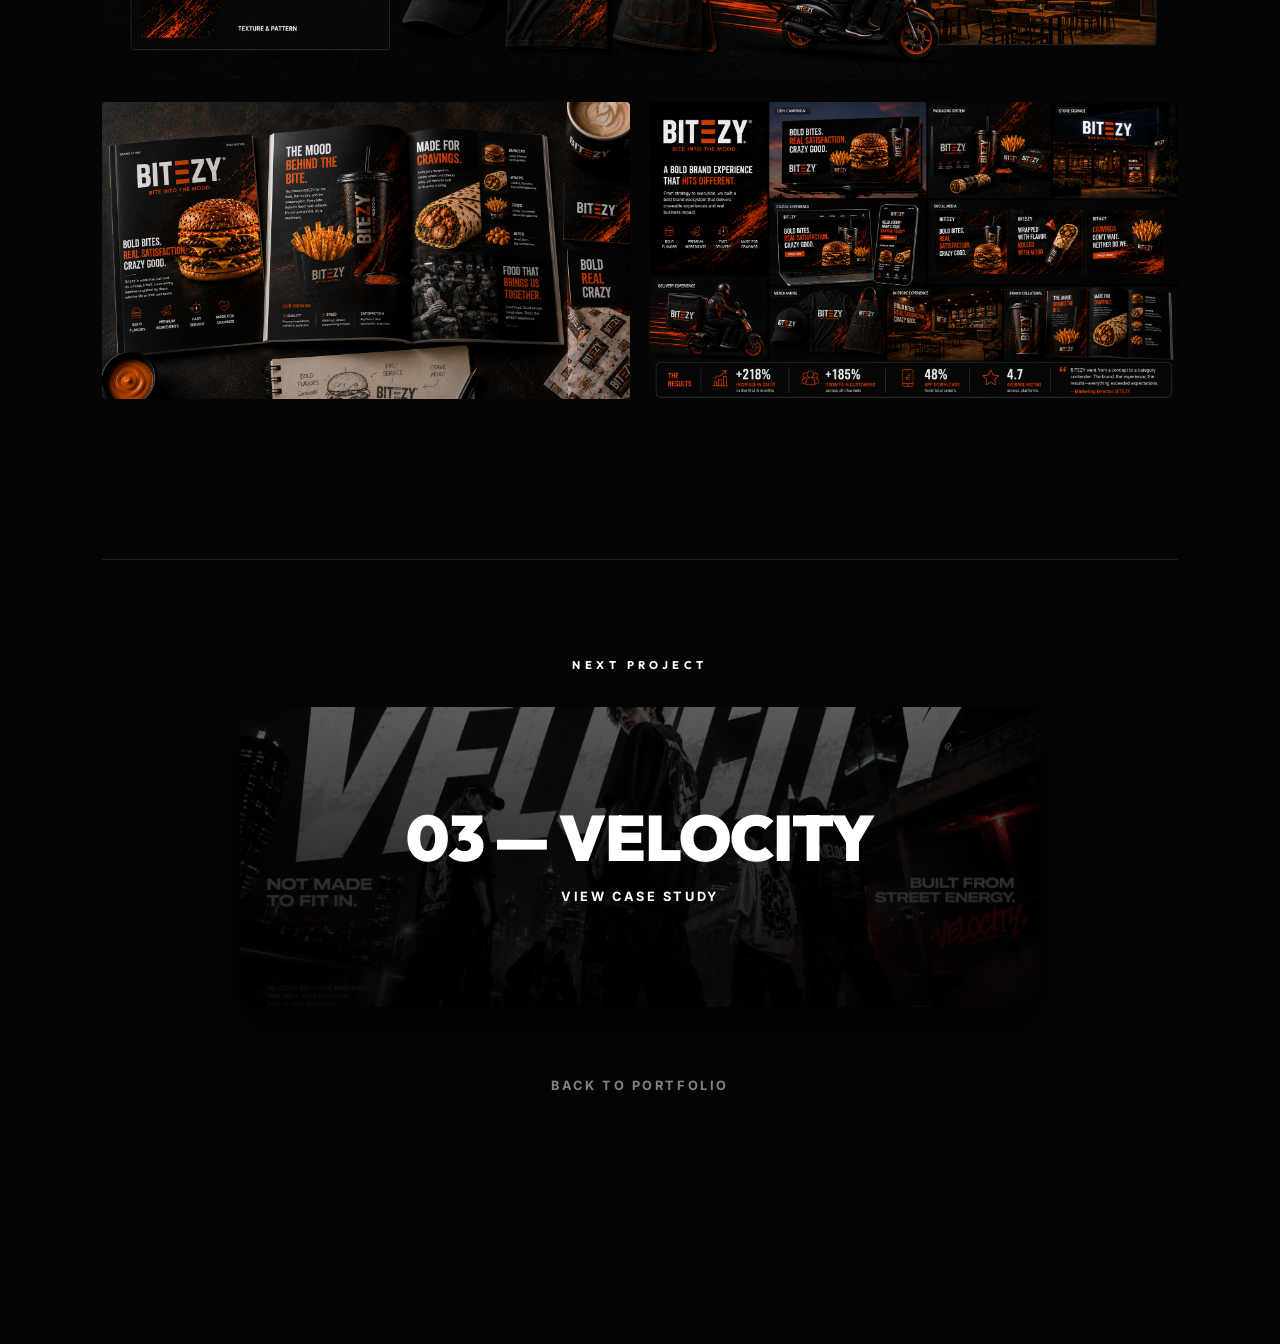
<file: bitezy.html>
<!DOCTYPE html>
<html lang="en">
<head>
    <meta charset="UTF-8">
    <meta name="viewport" content="width=device-width, initial-scale=1.0">
    <title>BITEZY | Cinematic Brand Identity Case Study</title>
    <link rel="stylesheet" href="styles.css">
    <link href="https://fonts.googleapis.com/css2?family=Outfit:wght@300;400;600;700;900&family=Inter:wght@400;500;600&display=swap" rel="stylesheet">
    <style>
        :root {
            --bitezy-bg: #050505;
            --bitezy-charcoal: #121212;
            --bitezy-accent: #ff6b00;
            --bitezy-text: #ffffff;
            --bitezy-text-soft: #bbbbbb; /* Brighter for better readability */
            --section-spacing: 140px;
            --container-padding: 8%;
        }

        body {
            background-color: var(--bitezy-bg);
            color: var(--bitezy-text);
            font-family: 'Inter', sans-serif;
            margin: 0;
            padding: 0;
            overflow-x: hidden;
            -webkit-font-smoothing: antialiased;
        }

        /* Typography */
        h1, h2, h3, h4 {
            font-family: 'Outfit', sans-serif;
            text-transform: uppercase;
            margin: 0;
            letter-spacing: -0.02em;
        }

        .cinematic-h1 {
            font-size: clamp(3.5rem, 10vw, 8rem);
            font-weight: 900;
            line-height: 1;
            letter-spacing: -0.04em;
            color: #ffffff; /* Changed to white for better visibility */
        }

        .editorial-h2 {
            font-size: clamp(2rem, 4vw, 3.5rem);
            font-weight: 800;
            line-height: 1.1;
            margin-bottom: 1.5rem;
            color: #ffffff !important; /* Force white color for visibility */
        }

        .label {
            font-family: 'Outfit', sans-serif;
            font-size: 0.7rem;
            font-weight: 700;
            letter-spacing: 0.4em;
            color: #ffffff; /* Changed to white as requested */
            text-transform: uppercase;
            margin-bottom: 1rem;
            display: block;
        }

        .body-text {
            font-size: 1rem;
            line-height: 1.8;
            color: var(--bitezy-text-soft);
            max-width: 550px;
        }

        .body-text-large {
            font-size: 1.25rem;
            line-height: 1.6;
            color: var(--bitezy-text);
            max-width: 700px;
        }

        /* Navigation */
        nav {
            background: rgba(5, 5, 5, 0.9) !important;
            backdrop-filter: blur(20px);
            border-bottom: 1px solid rgba(255,255,255,0.05);
            position: fixed;
            top: 0;
            width: 100%;
            z-index: 1000;
        }

        .nav-container {
            display: flex;
            justify-content: space-between;
            align-items: center;
            padding: 1.2rem 5%;
        }

        .logo {
            font-family: 'Outfit', sans-serif;
            font-weight: 900;
            font-size: 1.1rem;
            text-decoration: none;
            color: #fff !important;
        }

        .nav-links a {
            color: #aaa !important;
            text-decoration: none;
            font-size: 0.8rem;
            font-weight: 600;
            letter-spacing: 0.1em;
            margin-left: 2rem;
            transition: color 0.3s ease;
        }

        .nav-links a:hover {
            color: #fff !important;
        }

        /* Layout */
        .section-container {
            padding: 0 var(--container-padding);
            margin-top: var(--section-spacing);
        }

        .asset-wrapper {
            position: relative;
            overflow: hidden;
            border-radius: 4px;
            background: #000;
        }

        .asset-wrapper img {
            width: 100%;
            height: auto;
            display: block;
            object-fit: cover;
        }

        .full-width {
            width: 100%;
            margin-top: 4rem;
        }

        .editorial-grid {
            display: grid;
            grid-template-columns: 1fr 1.2fr;
            gap: 60px; /* Reduced gap for better cohesion */
            align-items: center;
        }

        /* Transitions */
        .reveal {
            opacity: 0;
            transform: translateY(30px);
            transition: all 1s cubic-bezier(0.2, 1, 0.3, 1);
        }

        .reveal.visible {
            opacity: 1;
            transform: translateY(0);
        }

        /* Hero */
        .bitezy-hero {
            height: 100vh;
            position: relative;
            display: flex;
            align-items: center;
            justify-content: center;
            padding-top: 80px;
        }

        .hero-bg {
            position: absolute;
            top: 0;
            left: 0;
            width: 100%;
            height: 100%;
            z-index: 1;
        }

        .hero-bg img {
            width: 100%;
            height: 100%;
            object-fit: cover;
            opacity: 0.5;
        }

        .hero-overlay {
            position: absolute;
            top: 0;
            left: 0;
            width: 100%;
            height: 100%;
            background: linear-gradient(to bottom, rgba(0,0,0,0.2) 0%, rgba(5,5,5,1) 95%);
            z-index: 2;
        }

        .hero-content {
            position: relative;
            z-index: 3;
            text-align: center;
            max-width: 900px;
        }

        /* Metadata */
        .project-meta {
            display: flex;
            justify-content: center;
            gap: 4rem;
            margin-top: 4rem;
            border-top: 1px solid rgba(255,255,255,0.05);
            padding-top: 3rem;
        }

        .meta-item h4 {
            font-size: 0.65rem;
            color: #555;
            letter-spacing: 0.2em;
            margin-bottom: 0.5rem;
        }

        .meta-item p {
            font-size: 0.85rem;
            margin: 0;
            color: #999;
        }

        /* Grid specific */
        .image-row {
            display: grid;
            grid-template-columns: 1fr 1fr;
            gap: 20px;
            margin-top: 20px;
        }

        .lifestyle-block {
            margin-top: 100px;
            max-width: 1000px;
            margin-left: auto;
            margin-right: auto;
        }

        /* Responsive */
        @media (max-width: 1024px) {
            .editorial-grid { grid-template-columns: 1fr; gap: 40px; }
            .project-meta { flex-wrap: wrap; gap: 2rem; }
        }
    </style>
</head>
<body>

    <nav>
        <div class="container nav-container">
            <a href="index.html" class="logo">Hari Haran.</a>
            <div class="nav-links">
                <a href="index.html#home">Home</a>
                <a href="index.html#work">Work</a>
                <a href="index.html#about">About</a>
                <a href="index.html#contact">Contact</a>
                <a href="https://updated-ui-ux-portfolio.vercel.app/" target="_blank">UI/UX Portfolio</a>
            </div>
        </div>
    </nav>

    <!-- SECTION 01 — CINEMATIC INTRO -->
    <header class="bitezy-hero">
        <div class="hero-bg">
            <img src="graphic design projects/BITEZY/11_CASE_STUDY_LAYOUT/SUPPORT/bitezy_case_study_final_hero_v01 .png" alt="Hero">
        </div>
        <div class="hero-overlay"></div>
        <div class="hero-content reveal">
            <span class="label">Case Study</span>
            <h1 class="cinematic-h1">BITEZY</h1>
            <p class="body-text-large" style="margin: 2rem auto; font-weight: 500;">A bold fast-food identity crafted for the craving-driven generation.</p>
        </div>
    </header>

    <!-- Project Info Bar -->
    <section class="section-container" style="margin-top: -100px; position: relative; z-index: 10;">
        <div class="project-meta reveal">
            <div class="meta-item">
                <h4>Role</h4>
                <p>Brand Identity<br>Creative Direction</p>
            </div>
            <div class="meta-item">
                <h4>Scope</h4>
                <p>Packaging System<br>Campaign Design</p>
            </div>
            <div class="meta-item">
                <h4>UI</h4>
                <p>Digital Experience</p>
            </div>
            <div class="meta-item">
                <h4>Year</h4>
                <p>2026</p>
            </div>
        </div>
    </section>

    <!-- SECTION 02 — BRAND FOUNDATION -->
    <section class="section-container">
        <div class="editorial-grid reveal">
            <div class="text-content">
                <span class="label">01 Foundation</span>
                <h2 class="editorial-h2">THE BRAND MOOD</h2>
                <p class="body-text">BITEZY was built as an emotional food experience. The identity combines bold appetite psychology with urban night energy to create a visual system that feels aggressive, modern, and flavorful.</p>
            </div>
            <div class="asset-wrapper">
                <img src="graphic design projects/BITEZY/00_MOODBOARD/HERO/bitezy_master_moodboard_collage_v01 .png" alt="Moodboard">
            </div>
        </div>
        
        <div class="image-row reveal">
            <div class="asset-wrapper">
                <img src="graphic design projects/BITEZY/00_MOODBOARD/SUPPORT/bitezy_commercial_brand_world_v01.png" alt="Brand World">
            </div>
            <div class="asset-wrapper">
                <img src="graphic design projects/BITEZY/00_MOODBOARD/SUPPORT/bitezy_typography_direction_v01.png" alt="Typography">
            </div>
        </div>
    </section>

    <!-- SECTION 03 — LOGO SYSTEM -->
    <section class="section-container">
        <div class="reveal" style="text-align: center; margin-bottom: 4rem;">
            <span class="label">02 Identity</span>
            <h2 class="editorial-h2">THE IDENTITY SYSTEM</h2>
            <p class="body-text" style="margin: 0 auto;">Designed to feel loud, memorable, and commercially scalable.</p>
        </div>

        <div class="asset-wrapper reveal">
            <img src="graphic design projects/BITEZY/01_LOGO_SYSTEM/HERO/bitezy_logo_identity_collage_v01.png" alt="Logo Collage">
        </div>

        <div class="image-row reveal">
            <div class="asset-wrapper" style="background: #0a0a0a; padding: 2rem; display: flex; align-items: center; justify-content: center;">
                <img src="graphic design projects/BITEZY/01_LOGO_SYSTEM/SUPPORT/bitezy_primary_text_logo_v01.png" alt="Text Logo" style="max-width: 80%; height: auto;">
            </div>
            <div class="asset-wrapper" style="background: #0a0a0a; padding: 2rem; display: flex; align-items: center; justify-content: center;">
                <img src="graphic design projects/BITEZY/01_LOGO_SYSTEM/SUPPORT/bitezy_icon_logo_mark_v01.png" alt="Icon Mark" style="max-width: 60%; height: auto;">
            </div>
        </div>

        <div class="full-width reveal">
            <div class="asset-wrapper">
                <img src="graphic design projects/BITEZY/01_LOGO_SYSTEM/SUPPORT/bitezy_logo_realworld_mockup_v01.png" alt="Realworld">
            </div>
        </div>
    </section>

    <!-- SECTION 04 — PRODUCT WORLD -->
    <section class="section-container">
        <div class="editorial-grid reveal">
            <div class="asset-wrapper">
                <img src="graphic design projects/BITEZY/02_PRODUCT_DIRECTION/HERO/bitezy_product_category_collage_v01.png" alt="Products">
            </div>
            <div class="text-content">
                <span class="label">03 Products</span>
                <h2 class="editorial-h2">THE PRODUCT EXPERIENCE</h2>
                <p class="body-text">Each product category was treated as its own visual world, focusing on dramatic food realism and high-contrast appetite triggers.</p>
            </div>
        </div>

        <div class="image-row reveal" style="grid-template-columns: repeat(3, 1fr);">
            <div class="asset-wrapper"><img src="graphic design projects/BITEZY/02_PRODUCT_DIRECTION/SUPPORT/bitezy_burger_focus_visual_v01.png" alt="Burger"></div>
            <div class="asset-wrapper"><img src="graphic design projects/BITEZY/02_PRODUCT_DIRECTION/SUPPORT/bitezy_fries_focus_visual_v01.png" alt="Fries"></div>
            <div class="asset-wrapper"><img src="graphic design projects/BITEZY/02_PRODUCT_DIRECTION/SUPPORT/bitezy_wrap_focus_visual_v01.png" alt="Wrap"></div>
        </div>
    </section>

    <!-- SECTION 05 — PACKAGING SYSTEM -->
    <section class="section-container">
        <div class="reveal" style="margin-bottom: 4rem;">
            <span class="label">04 Packaging</span>
            <h2 class="editorial-h2">PACKAGING AS STORYTELLING</h2>
            <p class="body-text">The packaging system extends the emotional tone of the brand into the real world.</p>
        </div>

        <div class="asset-wrapper reveal" style="background: #000;">
            <img src="graphic design projects/BITEZY/03_PACKAGING_SYSTEM/HERO/bitezy_packaging_hero_scene_v01.png" alt="Packaging" style="object-fit: contain; max-height: 80vh;">
        </div>

        <div class="image-row reveal" style="margin-top: 2rem;">
            <div class="asset-wrapper" style="background: #000; padding: 2rem;">
                <img src="graphic design projects/BITEZY/03_PACKAGING_SYSTEM/SUPPORT/bitezy_burger_box_mockup_v01.png" alt="Box" style="object-fit: contain;">
            </div>
            <div class="asset-wrapper" style="background: #000; padding: 2rem;">
                <img src="graphic design projects/BITEZY/03_PACKAGING_SYSTEM/SUPPORT/bitezy_takeaway_bag_visual_v01.png" alt="Bag" style="object-fit: contain;">
            </div>
        </div>
    </section>

    <!-- SECTION 06 — FOOD VISUALS -->
    <section class="section-container">
        <div class="editorial-grid reveal">
            <div class="text-content">
                <span class="label">05 Art Direction</span>
                <h2 class="editorial-h2">CINEMATIC FOOD DIRECTION</h2>
                <p class="body-text">Compositions focused on premium texture realism and deep, high-contrast shadows.</p>
            </div>
            <div class="asset-wrapper" style="background: #000;">
                <img src="graphic design projects/BITEZY/04_PRODUCT_HERO_VISUALS/HERO/bitezy_food_hero_composition_v01.png" alt="Food Hero" style="object-fit: contain;">
            </div>
        </div>

        <div class="image-row reveal" style="margin-top: 2rem;">
            <div class="asset-wrapper" style="background: #000;">
                <img src="graphic design projects/BITEZY/04_PRODUCT_HERO_VISUALS/SUPPORT/bitezy_dark_food_editorial_v01.png" alt="Editorial" style="object-fit: contain;">
            </div>
            <div class="asset-wrapper" style="background: #000;">
                <img src="graphic design projects/BITEZY/04_PRODUCT_HERO_VISUALS/SUPPORT/bitezy_launch_food_poster_v01.png" alt="Poster" style="object-fit: contain;">
            </div>
        </div>
    </section>

    <!-- SECTION 07-09 — CAMPAIGN & COMMERCIAL -->
    <section class="section-container">
        <div class="reveal" style="text-align: center; margin-bottom: 4rem;">
            <span class="label">06 Campaign</span>
            <h2 class="editorial-h2">OUTDOOR & COMMERCIAL PRESENCE</h2>
        </div>

        <div class="asset-wrapper reveal">
            <img src="graphic design projects/BITEZY/06_CAMPAIGN_SYSTEM/HERO/bitezy_campaign_billboard_hero_v01.png" alt="Billboard">
        </div>

        <div class="image-row reveal" style="margin-top: 4rem;">
            <div class="asset-wrapper"><img src="graphic design projects/BITEZY/08_COMMERCIAL_APPLICATIONS/HERO/bitezy_storefront_branding_scene_v01.png" alt="Storefront"></div>
            <div class="asset-wrapper"><img src="graphic design projects/BITEZY/08_COMMERCIAL_APPLICATIONS/SUPPORT/bitezy_delivery_bike_branding_v01.png" alt="Delivery"></div>
        </div>
    </section>

    <!-- SECTION 10-11 — DIGITAL & LIFESTYLE -->
    <section class="section-container">
        <div class="editorial-grid reveal">
            <div class="asset-wrapper">
                <img src="graphic design projects/BITEZY/07_SOCIAL_MEDIA/HERO/bitezy_social_media_grid_collage_v01.png" alt="Social">
            </div>
            <div class="text-content">
                <span class="label">07 Digital</span>
                <h2 class="editorial-h2">SOCIAL & APP EXPERIENCE</h2>
                <p class="body-text">Extending the cinematic language into the digital ecosystem for an immersive ordering experience.</p>
            </div>
        </div>

        <div class="lifestyle-block reveal">
            <div class="asset-wrapper"><img src="graphic design projects/BITEZY/09_LIFESTYLE_CAMPAIGNS/HERO/bitezy_lifestyle_campaign_scene_v01.png" alt="Lifestyle"></div>
            <div class="asset-wrapper" style="margin-top: 20px;"><img src="graphic design projects/BITEZY/10_UI_PRESENTATIONS/HERO/bitezy_mobile_app_showcase_v01.png" alt="App UI"></div>
        </div>
    </section>

    <!-- SECTION 12 — FINAL ECOSYSTEM -->
    <section class="section-container" style="padding-bottom: 150px;">
        <div class="reveal" style="text-align: center; margin-bottom: 6rem;">
            <span class="label">08 Ecosystem</span>
            <h2 class="editorial-h2">THE FINAL EXPERIENCE</h2>
        </div>

        <div class="asset-wrapper reveal">
            <img src="graphic design projects/BITEZY/11_CASE_STUDY_LAYOUT/SUPPORT/bitezy_brand_ecosystem_showcase_v01.png" alt="Ecosystem">
        </div>

        <div class="image-row reveal">
            <div class="asset-wrapper"><img src="graphic design projects/BITEZY/11_CASE_STUDY_LAYOUT/SUPPORT/bitezy_editorial_layout_scene_v01.png" alt="Layout"></div>
            <div class="asset-wrapper"><img src="graphic design projects/BITEZY/11_CASE_STUDY_LAYOUT/HERO/bitezy_final_portfolio_collage_v01.png" alt="Collage"></div>
        </div>
        
        <!-- NEXT PROJECT NAVIGATION -->
        <section class="section-container next-project-section reveal" style="text-align: center; margin-top: 10rem; padding-bottom: 6rem; border-top: 1px solid rgba(255,255,255,0.1); padding-top: 6rem;">
            <span class="label">Next Project</span>
            <a href="velocity.html" class="next-project-link" style="display: block; text-decoration: none; margin-top: 2rem; position: relative; overflow: hidden; border-radius: 12px; max-width: 800px; margin-left: auto; margin-right: auto; background: #000; box-shadow: 0 20px 40px rgba(0,0,0,0.5);">
                <div style="position: absolute; inset: 0; background: linear-gradient(to top, rgba(0,0,0,0.9), rgba(0,0,0,0.2)); z-index: 1;"></div>
                <img src="graphic design projects/VELOCITY/00_CREATIVE_DIRECTION/HERO/elocity_streetwear_universe_hero_v01.png" alt="VELOCITY" style="width: 100%; height: 300px; object-fit: cover; opacity: 0.6; transition: opacity 0.5s, transform 0.5s; display: block;" class="next-img">
                <div style="position: absolute; inset: 0; z-index: 2; display: flex; flex-direction: column; align-items: center; justify-content: center;">
                    <h2 class="cinematic-h1" style="font-size: clamp(2rem, 5vw, 4rem); color: #ffffff; margin: 0; font-family: Outfit, Inter, sans-serif; font-weight: 900; letter-spacing: -0.02em;">03 — VELOCITY</h2>
                    <span style="color: #fff; font-size: 0.8rem; letter-spacing: 0.2em; margin-top: 1rem; font-weight: 700; text-transform: uppercase;">View Case Study</span>
                </div>
            </a>
            <div style="margin-top: 4rem;">
                <a href="index.html#work" style="color: rgba(255,255,255,0.5); text-decoration: none; font-size: 0.8rem; letter-spacing: 0.2em; font-weight: 700; transition: color 0.3s;" onmouseover="this.style.color='#fff'" onmouseout="this.style.color='rgba(255,255,255,0.5)'">BACK TO PORTFOLIO</a>
            </div>
            <style>
                .next-project-link:hover .next-img { opacity: 0.9 !important; transform: scale(1.05) !important; }
                @media (max-width: 768px) {
                    .next-project-link .next-img { height: 200px !important; }
                    .next-project-link h2 { font-size: 1.8rem !important; }
                }
            </style>
        </section>

    <script>
        const observerOptions = { threshold: 0.1, rootMargin: '0px 0px -50px 0px' };
        const observer = new IntersectionObserver((entries) => {
            entries.forEach(entry => {
                if (entry.isIntersecting) {
                    entry.target.classList.add('visible');
                }
            });
        }, observerOptions);
        document.querySelectorAll('.reveal').forEach(el => observer.observe(el));
    </script>
</body>
</html>
</file>
<file: styles.css>
@import url('https://fonts.googleapis.com/css2?family=Caveat:wght@600&family=Inter:wght@300;400;500;600&family=Outfit:wght@500;700;900&display=swap');

:root {
  --bg-color: #F5F5F3;
  --bg-contrast: #FFFFFF;
  --text-primary: #0F0F0F;
  --text-secondary: #4A4A4A;
  --accent: #E64833; /* Bold muted orange/red */
  
  --font-heading: 'Outfit', sans-serif;
  --font-body: 'Inter', sans-serif;
  --font-hand: 'Caveat', cursive;
  
  --transition: all 0.4s cubic-bezier(0.16, 1, 0.3, 1);
  --container-width: 1200px;
}

* {
  margin: 0;
  padding: 0;
  box-sizing: border-box;
}

html {
  scroll-behavior: smooth;
  font-size: 16px;
}

body {
  background-color: var(--bg-color);
  color: var(--text-primary);
  font-family: var(--font-body);
  line-height: 1.7;
  overflow-x: hidden;
  -webkit-font-smoothing: antialiased;
}

/* Typography */
h1, h2, h3, h4 {
  font-family: var(--font-heading);
  color: var(--text-primary);
  line-height: 1.1;
}

h1 { font-size: clamp(3.5rem, 8vw, 6rem); font-weight: 900; letter-spacing: -2px; }
h2 { font-size: clamp(2.5rem, 5vw, 4rem); font-weight: 800; margin-bottom: 1.5rem; letter-spacing: -1px; }
h3 { font-size: 1.8rem; font-weight: 700; margin-bottom: 0.5rem; }
p { color: var(--text-secondary); font-size: 1.15rem; max-width: 650px; }
a { color: var(--text-primary); text-decoration: none; transition: var(--transition); }

.handwritten {
  font-family: var(--font-hand);
  color: var(--accent);
  font-size: 1.5em;
  line-height: 0.8;
  display: inline-block;
  transform: rotate(-5deg);
}

/* Layout */
.container {
  max-width: var(--container-width);
  margin: 0 auto;
  padding: 0 2rem;
  width: 100%;
}

section {
  padding: 10rem 0;
  position: relative;
}

/* Navbar */
nav {
  position: fixed;
  top: 0;
  left: 0;
  width: 100%;
  padding: 1.5rem 0;
  background: rgba(245, 245, 243, 0.9);
  backdrop-filter: blur(10px);
  -webkit-backdrop-filter: blur(10px);
  z-index: 1000;
}

.nav-container {
  display: flex;
  justify-content: space-between;
  align-items: center;
}

.logo {
  font-family: var(--font-heading);
  font-weight: 900;
  font-size: 1.5rem;
  letter-spacing: -1px;
}

.nav-links {
  display: flex;
  gap: 3rem;
}

.nav-links a {
  font-weight: 600;
  font-size: 0.95rem;
  text-transform: lowercase;
  color: var(--text-secondary);
}

.nav-links a:hover, .nav-links a.active {
  color: var(--accent);
}

/* Buttons */
.btn {
  display: inline-flex;
  align-items: center;
  justify-content: center;
  padding: 1.2rem 2.5rem;
  font-family: var(--font-heading);
  font-weight: 700;
  font-size: 1rem;
  border: none;
  cursor: pointer;
  transition: var(--transition);
  text-transform: uppercase;
  letter-spacing: 1px;
}

.btn-primary {
  background-color: var(--text-primary);
  color: var(--bg-color);
  border-radius: 4px;
}

.btn-primary:hover {
  background-color: var(--accent);
  color: #fff;
  transform: translateY(-4px);
  box-shadow: 0 15px 30px rgba(230, 72, 51, 0.2);
}

.btn-link {
  background: transparent;
  color: var(--text-primary);
  border-bottom: 2px solid var(--text-primary);
  padding: 0.5rem 0;
  border-radius: 0;
}

.btn-link:hover {
  color: var(--accent);
  border-color: var(--accent);
}

/* Hero Editorial */
.hero {
  min-height: 100vh;
  display: flex;
  align-items: center;
  padding-top: 100px;
}

.hero-layout {
  display: grid;
  grid-template-columns: 1fr 1.2fr 1fr;
  align-items: center;
  gap: 3rem;
  position: relative;
}

.hero-left {
  text-align: right;
  position: relative;
  z-index: 2;
}

.intro-greeting {
  font-family: var(--font-hand);
  color: var(--accent);
  font-size: 2.5rem;
  display: block;
  margin-bottom: 0.5rem;
  transform: rotate(-5deg);
}

.main-headline {
  font-size: clamp(3rem, 5vw, 4.5rem);
  line-height: 1;
  letter-spacing: -2px;
}

.role-text {
  font-size: clamp(1.5rem, 2.5vw, 2.2rem);
  color: var(--text-secondary);
  font-weight: 500;
  display: block;
  margin-top: 0.5rem;
  font-family: var(--font-body);
  letter-spacing: 0;
}

.hero-center {
  position: relative;
  display: flex;
  justify-content: center;
  align-items: center;
  z-index: 1;
}

.hero-shape {
  position: absolute;
  width: 100%;
  aspect-ratio: 1;
  background: var(--accent);
  border-radius: 50%;
  top: 50%;
  left: 50%;
  transform: translate(-45%, -45%);
  z-index: -1;
  opacity: 0.1;
  filter: blur(20px);
}

.hero-image {
  width: 100%;
  max-width: 450px;
  aspect-ratio: 3/4;
  position: relative;
  border-radius: 200px 200px 20px 20px;
  overflow: hidden;
  box-shadow: 0 20px 40px rgba(0,0,0,0.15);
}

.hero-image img {
  width: 100%;
  height: 100%;
  object-fit: cover;
  transition: transform 0.8s ease;
}

.hero-image:hover img {
  transform: scale(1.03);
}

.hero-right {
  position: relative;
  z-index: 2;
  display: flex;
  flex-direction: column;
  gap: 2rem;
}

.supporting-text {
  font-size: 1.1rem;
  line-height: 1.6;
  max-width: 320px;
}

.hero-highlights {
  display: flex;
  flex-direction: column;
  gap: 1rem;
}

.highlight-item {
  font-size: 0.95rem;
  color: var(--text-secondary);
  border-left: 2px solid var(--accent);
  padding-left: 1rem;
}

.highlight-item strong {
  display: block;
  color: var(--text-primary);
  font-family: var(--font-heading);
  font-size: 1.1rem;
}

.hero-ctas {
  display: flex;
  flex-direction: column;
  gap: 1rem;
  align-items: flex-start;
  margin-top: 0.5rem;
}

/* About Section */
.about-section {
  background: var(--bg-contrast);
  padding: 8rem 0;
}

.about-layout {
  display: grid;
  grid-template-columns: 1.5fr 1fr;
  gap: 5rem;
  align-items: start;
}

.about-content {
  max-width: 700px;
}

.about-text p {
  font-size: 1.15rem;
  line-height: 1.8;
  color: var(--text-secondary);
}

.about-sidebar {
  display: flex;
  flex-direction: column;
  gap: 3rem;
  background: var(--bg-color);
  padding: 3rem;
  border-radius: 12px;
}

.about-subheading {
  font-size: 1.3rem;
  margin-bottom: 1.5rem;
  color: var(--text-primary);
  border-bottom: 2px solid rgba(0,0,0,0.05);
  padding-bottom: 0.8rem;
}

.clean-list {
  list-style: none;
  padding: 0;
  display: flex;
  flex-direction: column;
  gap: 1rem;
}

.clean-list li {
  position: relative;
  padding-left: 1.5rem;
  color: var(--text-secondary);
  font-size: 1.05rem;
}

.clean-list li::before {
  content: "•";
  position: absolute;
  left: 0;
  color: var(--accent);
  font-weight: bold;
  font-size: 1.2rem;
}

.skills-grid {
  display: flex;
  flex-direction: column;
  gap: 1.2rem;
}

.skill-row {
  display: flex;
  flex-direction: column;
  gap: 0.2rem;
}

.skill-name {
  font-weight: 600;
  color: var(--text-primary);
  font-size: 1.05rem;
}

.skill-desc {
  font-size: 0.9rem;
  color: var(--text-secondary);
  font-style: italic;
}

/* Works Section (Asymmetrical Grid) */
.works-header {
  display: flex;
  justify-content: space-between;
  align-items: flex-end;
  margin-bottom: 4rem;
}

.works-grid {
  display: grid;
  grid-template-columns: repeat(auto-fit, minmax(min(100%, 350px), 1fr));
  gap: 3rem;
}

.work-card {
  position: relative;
  display: block;
}

.work-img {
  width: 100%;
  aspect-ratio: 4/3;
  overflow: hidden;
  margin-bottom: 1.5rem;
  border-radius: 12px;
  box-shadow: 0 10px 30px rgba(0,0,0,0.05);
  transition: var(--transition);
}

.work-img img {
  width: 100%;
  height: 100%;
  object-fit: cover;
  transition: transform 0.8s cubic-bezier(0.16, 1, 0.3, 1);
}

.work-card:hover .work-img {
  box-shadow: 0 20px 40px rgba(0,0,0,0.12);
  transform: translateY(-10px);
}

.work-card:hover .work-img img {
  transform: scale(1.03);
}

.work-meta {
  display: flex;
  flex-direction: column;
}

.work-category {
  font-family: var(--font-heading);
  font-size: 0.8rem;
  text-transform: uppercase;
  letter-spacing: 2px;
  color: var(--accent);
  margin-bottom: 0.5rem;
  font-weight: 700;
}

.work-title {
  font-size: 1.8rem;
  color: var(--text-primary);
  margin-bottom: 0.5rem;
}

/* Removed staggered positioning to ensure clean grid alignment for all items */

/* Experience Visual Blocks */
.exp-grid {
  display: grid;
  grid-template-columns: 1fr;
  gap: 2rem;
  margin-top: 4rem;
}

.exp-block {
  background: var(--bg-contrast);
  padding: 3rem;
  display: flex;
  justify-content: space-between;
  align-items: center;
  border-left: 4px solid transparent;
  transition: var(--transition);
}

.exp-block:hover {
  border-left-color: var(--accent);
  transform: translateX(10px);
  box-shadow: 0 10px 30px rgba(0,0,0,0.05);
}

.exp-role h3 {
  font-size: 1.8rem;
  margin-bottom: 0.2rem;
}

.exp-role span {
  font-family: var(--font-heading);
  color: var(--text-secondary);
  text-transform: uppercase;
  letter-spacing: 1px;
  font-size: 0.9rem;
}

.exp-impact {
  text-align: right;
  max-width: 400px;
  font-style: italic;
  color: var(--text-secondary);
}

/* Skills */
.skills-wrapper {
  display: flex;
  flex-wrap: wrap;
  gap: 4rem;
  margin-top: 3rem;
}

.skill-category h4 {
  font-size: 1.2rem;
  margin-bottom: 1.5rem;
  color: var(--accent);
  border-bottom: 1px solid rgba(0,0,0,0.1);
  padding-bottom: 0.5rem;
}

.skill-list {
  display: flex;
  flex-direction: column;
  gap: 0.8rem;
}

.skill-list span {
  font-size: 1.1rem;
  font-weight: 500;
}

/* Footer / Social Links */
.footer-section {
  padding: 6rem 0;
  border-top: 1px solid rgba(0,0,0,0.1);
  text-align: center;
}

.social-links {
  display: flex;
  justify-content: center;
  gap: 3rem;
  margin-top: 2rem;
}

.social-links a {
  font-family: var(--font-heading);
  font-size: 1.5rem;
  font-weight: 800;
  text-transform: uppercase;
  letter-spacing: 2px;
  position: relative;
}

.social-links a::after {
  content: '';
  position: absolute;
  width: 100%;
  height: 4px;
  background: var(--accent);
  bottom: -8px;
  left: 0;
  transform: scaleX(0);
  transform-origin: right;
  transition: transform 0.4s ease;
}

.social-links a:hover::after {
  transform: scaleX(1);
  transform-origin: left;
}

/* Animations */
.fade-in {
  opacity: 0;
  transform: translateY(40px);
  transition: opacity 1s cubic-bezier(0.16, 1, 0.3, 1), transform 1s cubic-bezier(0.16, 1, 0.3, 1);
}

.fade-in.visible {
  opacity: 1;
  transform: translateY(0);
}

/* Responsive */
@media (max-width: 1024px) {
  .hero-layout {
    grid-template-columns: 1fr;
    text-align: center;
    padding-top: 2rem;
    gap: 2rem;
  }
  .hero-left {
    text-align: center;
    padding-right: 0;
  }
  .hero-center {
    margin: 2rem 0;
  }
  .hero-shape {
    width: 80%;
  }
  .hero-right {
    padding-left: 0;
    align-items: center;
  }
  .supporting-text {
    max-width: 100%;
  }
  .hero-ctas {
    align-items: center;
    flex-direction: row;
    justify-content: center;
    gap: 2rem;
  }
  .hero-highlights {
    flex-direction: row;
    gap: 2rem;
    justify-content: center;
  }
  .highlight-item {
    border-left: none;
    border-top: 2px solid var(--accent);
    padding-left: 0;
    padding-top: 1rem;
  }
  .works-grid {
    gap: 2.5rem;
  }
  .work-card:nth-child(n) {
    margin-top: 0;
  }
  .exp-block {
    flex-direction: column;
    align-items: flex-start;
    gap: 1rem;
  }
  .exp-impact {
    text-align: left;
  }
  .about-layout {
    grid-template-columns: 1fr;
    gap: 3rem;
  }
  .about-sidebar {
    padding: 2rem;
  }
}
</file>
